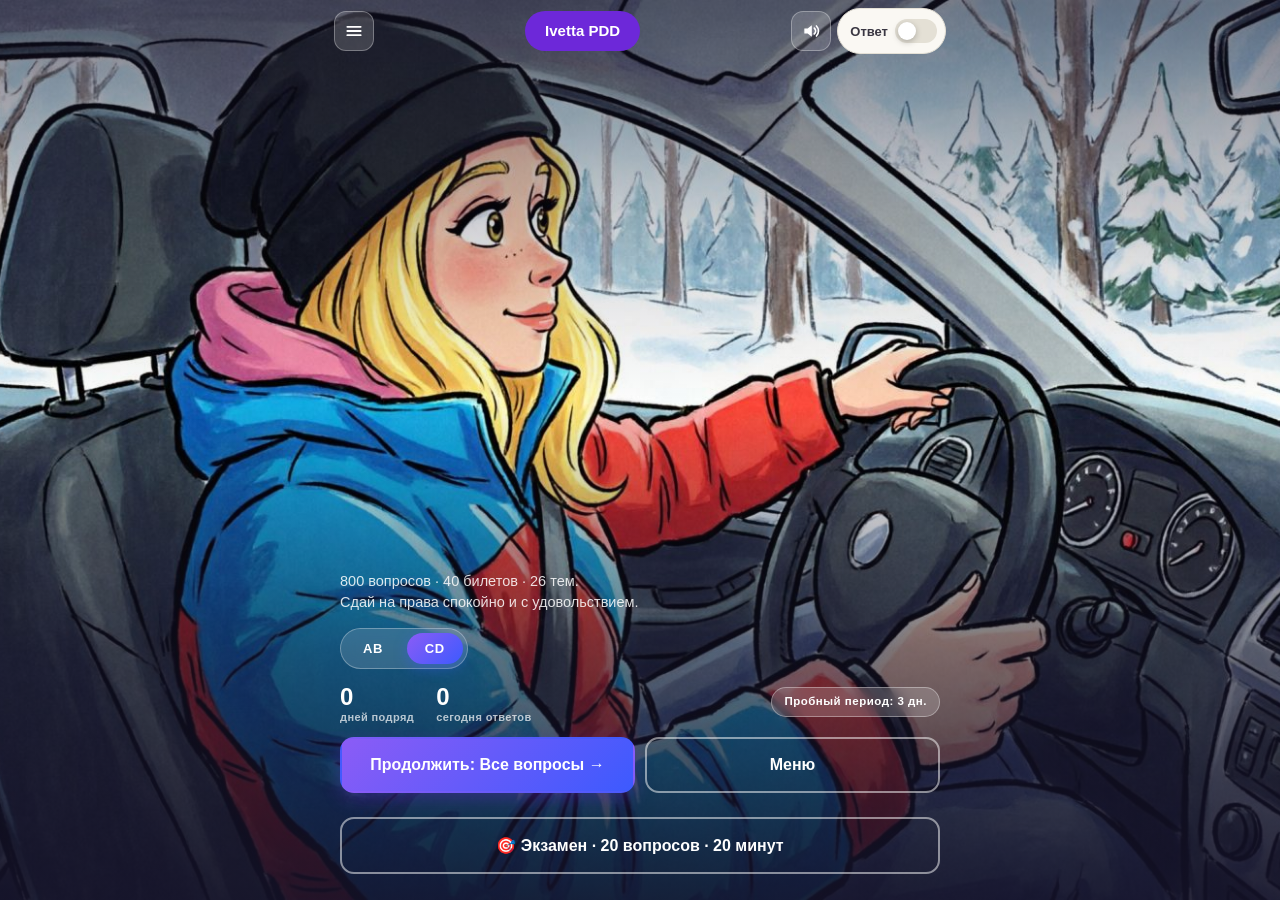
<file: index.html>
<!DOCTYPE html>
<html lang="ru">
<head>
<meta charset="UTF-8">
<meta name="viewport" content="width=device-width, initial-scale=1.0, viewport-fit=cover">
<meta name="theme-color" content="#F4F2EC">
<meta name="mobile-web-app-capable" content="yes">
<meta name="apple-mobile-web-app-capable" content="yes">
<meta name="apple-mobile-web-app-status-bar-style" content="default">
<meta name="apple-mobile-web-app-title" content="Ivetta PDD">
<meta name="description" content="Ivetta PDD — тренажёр ПДД категории CD: 800 вопросов, 40 билетов, 26 тем, прогресс и пояснения.">
<title>Ivetta PDD</title>
<link rel="manifest" href="./manifest.json">
<link rel="icon" type="image/svg+xml" href="./icon.svg">
<link rel="apple-touch-icon" href="./apple-touch-icon.png">
<link rel="icon" type="image/png" sizes="192x192" href="./icon-192.png">
<link rel="stylesheet" href="./style.css">
</head>
<body data-view="home">
<div class="bg" aria-hidden="true">
  <div class="bg-glow g1"></div><div class="bg-glow g2"></div><div class="bg-glow g3"></div>
  <div class="bg-grain"></div>
</div>
<header class="appbar">
  <div class="appbar-main">
    <button class="icon-btn" id="menuBtn" aria-label="Меню">
      <svg viewBox="0 0 24 24" aria-hidden="true"><path d="M4 7h16M4 12h16M4 17h16" stroke="currentColor" stroke-width="2.2" stroke-linecap="round"/></svg>
    </button>
    <div class="brand-wrap"><button class="brand-chip" id="logoBtn" aria-label="На главную">Ivetta PDD</button></div>
    <button class="icon-btn" id="soundBtn" aria-label="Звук">
      <svg viewBox="0 0 24 24" class="ic-on"><path d="M4 9v6h4l5 4V5L8 9H4z" fill="currentColor"/><path d="M16 8.5a5 5 0 0 1 0 7M18.5 6a8.5 8.5 0 0 1 0 12" stroke="currentColor" stroke-width="2" fill="none" stroke-linecap="round"/></svg>
      <svg viewBox="0 0 24 24" class="ic-off" hidden><path d="M4 9v6h4l5 4V5L8 9H4z" fill="currentColor"/><path d="M16 9l6 6M22 9l-6 6" stroke="currentColor" stroke-width="2.6" stroke-linecap="round"/></svg>
    </button>
    <label class="switch" id="answerSwitch" title="Показывать правильный ответ">
      <input type="checkbox" id="showAnswer">
      <span class="track"><span class="knob"></span></span>
      <span class="switch-label">Ответ</span>
      <span class="lock" id="switchLock" hidden>🔒</span>
    </label>
  </div>
  <div class="appbar-mid" id="appbarMid" hidden>
    <div class="appbar-titles"><span id="sectionTitle">Билет 1 · Все вопросы · 1 / 800</span><button class="chip" id="catChip" aria-label="Категория">CD</button></div>
    <div class="answered-row"><span class="chip" id="answeredChip" aria-live="polite">Отвечено 0 / 800</span></div>
  </div>
</header>
<main id="stage">
  <section id="homeView" class="home">
    <div class="home-media">
      <img id="homeImg" src="./home.jpg" alt="Иветта за рулём зимой">
      <svg class="home-fallback" id="homeFallback" viewBox="0 0 800 1200" preserveAspectRatio="xMidYMid slice" hidden>
        <defs><linearGradient id="sky" x1="0" y1="0" x2="0" y2="1"><stop offset="0" stop-color="#2B3A8F"/><stop offset=".55" stop-color="#7C6BD9"/><stop offset="1" stop-color="#F4F2EC"/></linearGradient></defs>
        <rect width="800" height="1200" fill="url(#sky)"/>
        <g fill="#1B2A6B" opacity=".55"><path d="M120 620l60-160 60 160z"/><path d="M600 640l70-200 70 200z"/><path d="M380 600l50-140 50 140z"/></g>
        <g fill="#fff" opacity=".9"><path d="M120 500l60-40 60 40-60 26z"/><path d="M600 500l70-46 70 46-70 30z"/></g>
        <path d="M0 760h800v440H0z" fill="#E9E6DD"/>
        <path d="M330 760h140l180 440H150z" fill="#3A3F55"/>
        <g fill="#F59E0B"><rect x="392" y="800" width="16" height="60" rx="8"/><rect x="386" y="920" width="20" height="80" rx="10"/><rect x="378" y="1060" width="26" height="110" rx="13"/></g>
      </svg>
      <div class="home-scrim"></div>
    </div>
    <div class="home-hero"><h1 class="home-title">Ivetta <span class="home-title-chip">PDD</span></h1></div>
    <div class="home-content">
      <p class="home-sub" id="homeSub">800 вопросов · 40 билетов · 26 тем.<br>Сдай на права спокойно и с удовольствием.</p>
      <div class="cat-switch" id="catSwitch"><button data-cat="AB">AB</button><button data-cat="CD">CD</button></div>
      <div class="home-row">
        <div class="home-stats">
          <div><b id="homeStreak">0</b><small>дней подряд</small></div>
          <div><b id="homeToday">0</b><small>сегодня ответов</small></div>
        </div>
        <span class="home-chip" id="homeChip">Пробный период</span>
      </div>
      <div class="home-actions">
        <button class="nav-btn primary big" id="homeContinueBtn">Продолжить обучение →</button>
        <button class="nav-btn ghost big light" id="homeMenuBtn">Меню</button>
      </div>
      <button class="nav-btn ghost big light exam-entry" id="homeExamBtn">🎯 Экзамен · 20 вопросов · 20 минут</button>
      <button class="nav-btn ghost big light exam-entry" id="installBtn" hidden>📲 Установить приложение</button>
    </div>
  </section>
  <section id="quizView" hidden>
    <div class="exam-hud" id="examHud" hidden><span class="exam-timer" id="examTime">20:00</span><span class="exam-dots" id="examDots"></span><span class="exam-left" id="examLeft"></span><button class="exam-end" id="examEnd">Завершить</button><div class="exam-board" id="examBoard"></div></div>
    <article class="card" id="card">
      <div class="q-top"><span class="chip" id="qChip">Билет 1</span><span class="question-progress" id="questionProgress" aria-hidden="true"></span></div>
      <h1 id="questionText">Загрузка…</h1>
      <figure id="imageWrap" hidden><img id="questionImage" alt="Иллюстрация"><figcaption>Нажми, чтобы увеличить</figcaption></figure>
      <div id="answers" role="list"></div>
      <div class="auto-bar" id="autoBar"></div>
    </article>
    <div class="navbar">
      <button class="nav-btn" id="prevBtn">← Назад</button>
      <button class="nav-btn primary" id="nextBtn">Далее →</button>
    </div>
  </section>
  <section id="progressView" hidden>
    <div class="card screen-card">
      <div class="screen-head"><h2>📈 Прогресс</h2><div class="range-toggle"><button id="pgRange7" class="range-btn">7 дн</button><button id="pgRange14" class="range-btn active">14 дн</button></div></div>
      <div class="pg-today">
        <div class="pg-cell"><b id="pgToday">0</b><small>ответов сегодня</small></div>
        <div class="pg-cell"><b id="pgCorrect">0</b><small>верных</small></div>
        <div class="pg-cell"><b id="pgAcc">—</b><small>точность</small></div>
        <div class="pg-cell flame"><b id="pgStreak">0</b><small>дней подряд 🔥</small></div>
      </div>
      <div class="pg-chart" id="pgChart"></div>
      <div class="pg-totals">
        <div><small>Всего ответов</small><b id="pgTotal">0</b></div>
        <div><small>Освоено вопросов</small><b id="pgMastered">0 / 800</b></div>
        <div><small>В работе над ошибками</small><b id="pgMistakes">0</b></div>
        <div><small>К повторению сегодня</small><b id="pgDue">0</b></div>
        <div><small>Экзамены сдано / попыток</small><b id="pgExams">0 / 0</b></div>
        <div class="pg-exam-list" id="pgExamList"></div>
      </div>
    </div>
  </section>
  <section id="infoView" hidden>
    <div class="card screen-card">
      <div class="screen-head"><h2>✨ Кнопка «Ответ»</h2><span class="home-chip" id="infoChip"></span></div>
      <p class="info-lead">Видеть правильный ответ <b>до</b> того, как ошибёшься, — самый быстрый способ учить ПДД. Мозг запоминает верный паттерн сразу, без закрепления ошибки.</p>
      <ul class="benefits">
        <li><b>Мгновенная подсветка</b> верного варианта в каждом из 800 вопросов.</li>
        <li><b>Учёба без страха:</b> проходи билеты как тренажёр, а не как экзамен.</li>
        <li><b>Синергия с ошибками:</b> сначала разбираешь с подсказкой, потом закрепляешь без неё.</li>
        <li><b>Экономия времени:</b> меньше повторных прогонов — быстрее готовность к экзамену.</li>
        <li><b>Пожизненно:</b> одна оплата 399 ₽ — доступ навсегда, без подписок.</li>
      </ul>
      <div class="price-card">
        <div class="price-row"><span class="price">399 ₽</span><span class="price-note">разово · пожизненный доступ</span></div>
        <p class="trial-line" id="infoTrialLine"></p>
      </div>
      <div id="payBlock">
        <div class="pay-head"><b>Оплата картой</b><span class="test-badge" id="payBadge">тестовый режим</span></div>
        <form id="payForm" novalidate>
          <label class="field"><span>Номер карты</span>
            <input id="cardNumber" inputmode="numeric" autocomplete="cc-number" placeholder="0000 0000 0000 0000" maxlength="19">
            <small class="err" id="errNumber"></small>
          </label>
          <div class="field-row">
            <label class="field"><span>Срок</span><input id="cardExp" inputmode="numeric" autocomplete="cc-exp" placeholder="ММ/ГГ" maxlength="5"><small class="err" id="errExp"></small></label>
            <label class="field"><span>CVC</span><input id="cardCvc" inputmode="numeric" autocomplete="cc-csc" placeholder="•••" maxlength="4" type="password"><small class="err" id="errCvc"></small></label>
          </div>
          <div class="pay-error" id="payError" hidden></div>
          <button class="nav-btn primary big" id="payBtn" type="submit">Оплатить 399 ₽</button>
          <p class="pay-hint" id="payHint">Тестовые карты: 4111 1111 1111 1111 — успех; 4000 0000 0000 0002 — отказ.</p>
        </form>
        <button class="link-btn" id="restoreBtn">Восстановить покупку</button>
      </div>
      <div id="receiptPanel" hidden>
        <div class="receipt">
          <div class="rc-check">✓</div>
          <b>Доступ активен пожизненно</b>
          <div class="rc-row"><span>Лицензия</span><code id="rcKey"></code></div>
          <div class="rc-row"><span>Дата</span><span id="rcDate"></span></div>
          <div class="rc-row"><span>Сумма</span><span id="rcAmount"></span></div>
        </div>
      </div>
    </div>
  </section>
  <section id="examResultView" hidden>
    <div class="card done-card"><div class="done-badge" id="exBadge">🏆</div><h2 id="exTitle"></h2><p id="exStats"></p><div class="ex-review" id="exReview"></div><div class="done-actions"><button class="nav-btn primary" id="exAgain">↺ Ещё раз</button><button class="nav-btn ghost" id="exMenu">Меню</button></div></div>
  </section>
  <section id="doneView" hidden>
    <div class="card done-card"><div class="done-badge">🏁</div><h2 id="doneTitle"></h2><p id="doneStats"></p>
      <div class="done-actions"><button class="nav-btn" id="repeatBtn">↺ Повторить</button><button class="nav-btn primary" id="nextSectionBtn">Дальше →</button><button class="nav-btn ghost" id="doneMenuBtn">Меню</button></div>
    </div>
  </section>
  <section id="emptyView" hidden>
    <div class="card done-card"><div class="done-badge">🗂️</div><h2>Здесь пока пусто</h2><p id="emptyText"></p>
      <div class="done-actions"><button class="nav-btn" id="emptyRetryBtn" hidden>↺ Повторить</button><button class="nav-btn primary" id="emptyMenuBtn">В меню</button></div>
    </div>
  </section>
</main>
<div class="scrim" id="scrim" hidden></div>
<div class="sheet" id="menuSheet" hidden role="dialog" aria-label="Меню">
  <div class="sheet-head"><h2>Меню</h2><button class="icon-btn close" data-close>✕</button></div>
  <nav class="menu-list">
    <button class="menu-item" data-nav="home"><span class="mi-ic">🏠</span><span class="mi-body"><b>Главная</b><small>экран приветствия</small></span></button>
    <button class="menu-item" data-nav="all"><span class="mi-ic">📚</span><span class="mi-body"><b>Все вопросы</b><small>800 подряд</small></span><span class="mi-badge" id="badgeAll"></span></button>
    <button class="menu-item" data-nav="ticket"><span class="mi-ic">🎫</span><span class="mi-body"><b>Билеты</b><small>40 билетов</small></span><span class="mi-badge" id="badgeTicket"></span></button>
    <button class="menu-item" data-nav="topic"><span class="mi-ic">📂</span><span class="mi-body"><b>Темы</b><small>26 разделов</small></span><span class="mi-badge" id="badgeTopic"></span></button>
    <button class="menu-item" data-nav="mistakes"><span class="mi-ic">❌</span><span class="mi-body"><b>Ошибки</b><small>работа над ошибками</small></span><span class="mi-badge" id="badgeMistakes"></span></button>
    <button class="menu-item" data-nav="exam"><span class="mi-ic">🎯</span><span class="mi-body"><b>Экзамен</b><small>20 вопросов · 20 минут · 2 ошибки</small></span><span class="mi-badge" id="badgeExam"></span></button>
    <button class="menu-item" data-nav="review"><span class="mi-ic">🧠</span><span class="mi-body"><b>Повторение</b><small>умный интервальный повтор</small></span><span class="mi-badge" id="badgeReview"></span></button>
    <button class="menu-item" data-nav="cat"><span class="mi-ic">🚗</span><span class="mi-body"><b>Категория</b><small>AB или CD</small></span><span class="mi-badge" id="badgeCat"></span></button>
    <div class="menu-divider"></div>
    <button class="menu-item" data-nav="progress"><span class="mi-ic">📈</span><span class="mi-body"><b>Прогресс</b><small>ежедневная статистика</small></span><span class="mi-badge" id="badgeProgress"></span></button>
    <button class="menu-item" data-nav="info"><span class="mi-ic">✨</span><span class="mi-body"><b>Информация</b><small>о кнопке «Ответ» и оплата</small></span><span class="mi-badge" id="badgeInfo"></span></button>
  </nav>
  <div class="sheet-settings">
    </div>
  <input type="checkbox" id="autoAdvance" checked hidden>
        <button id="resetSectionBtn" hidden></button>
        <div class="sheet-foot">Елена Грюнберг<br>karusel-znaniy</div>
</div>
<div class="sheet" id="ticketSheet" hidden role="dialog"><div class="sheet-head"><h2>Выбери билет</h2><button class="icon-btn close" data-close>✕</button></div><div class="ticket-grid" id="ticketGrid"></div></div>
<div class="sheet" id="topicSheet" hidden role="dialog"><div class="sheet-head"><h2>Выбери тему</h2><button class="icon-btn close" data-close>✕</button></div><div class="topic-list" id="topicList"></div></div>
<div class="sheet" id="catSheet" hidden role="dialog"><div class="sheet-head"><h2>Категория</h2><button class="icon-btn close" data-close>✕</button></div><div class="menu-list"><button class="menu-item" data-catpick="AB"><span class="mi-ic">🏍️</span><span class="mi-body"><b>AB</b><small>мотоциклы и легковые</small></span></button><button class="menu-item" data-catpick="CD"><span class="mi-ic">🚚</span><span class="mi-body"><b>CD</b><small>грузовые и автобусы</small></span></button></div></div>
<div class="lightbox" id="lightbox" hidden><img id="lightboxImg" alt=""></div>
<canvas id="confetti"></canvas>
<div class="toast" id="toast" role="status"></div>
<script src="./pay-config.js"></script>
<script src="./payments.js"></script>
<script src="./app.js"></script>
<p style="text-align:center;font-size:12px;opacity:.7"><a href="./privacy.html">Политика конфиденциальности</a></p></body>
</html>
</file>
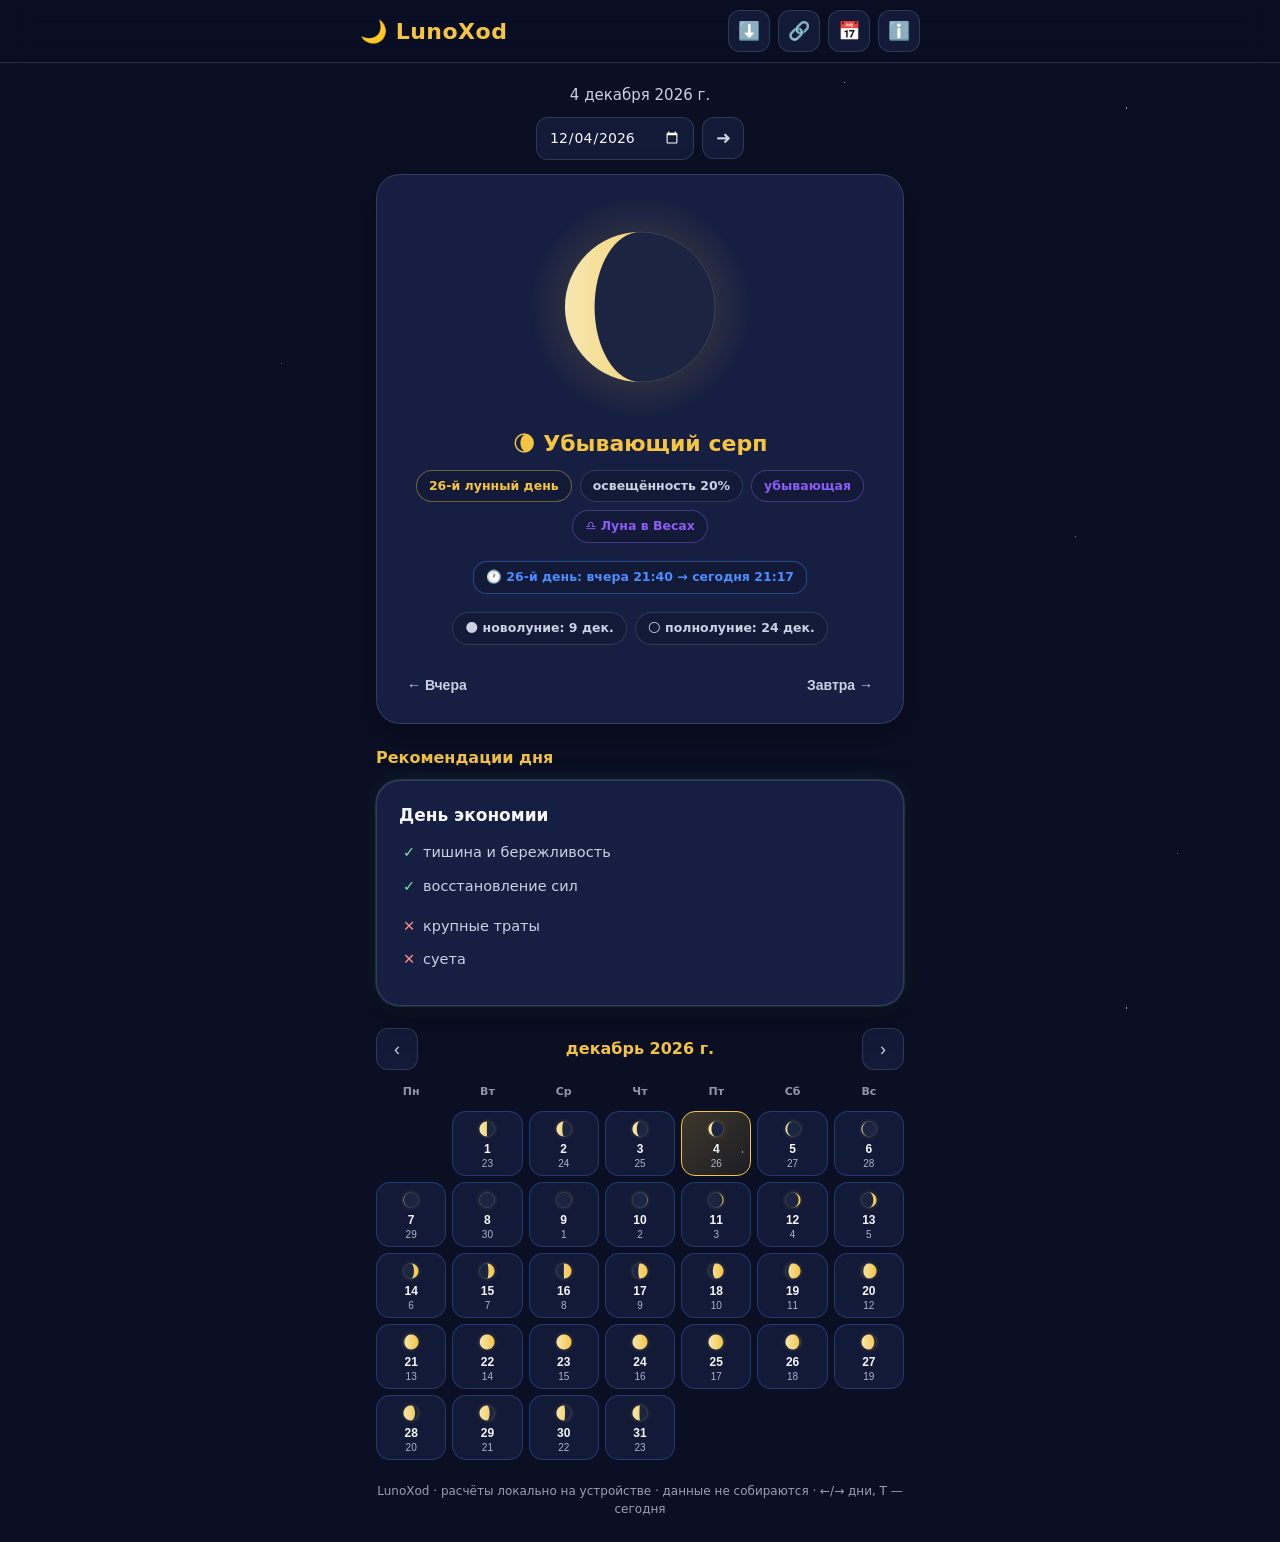
<file: lunoxod/index.html>
<!doctype html>
<html lang="ru">
<head>
<meta charset="utf-8">
<meta name="viewport" content="width=device-width, initial-scale=1, viewport-fit=cover">
<title>LunoXod — лунный календарь</title>
<meta name="description" content="Лунный календарь LunoXod: фазы Луны, лунные дни и их границы, Луна в знаке, рекомендации, месячный календарь, ближайшие новолуния и полнолуния. Офлайн, без сбора данных.">
<meta name="theme-color" content="#0A0F24">
<link rel="manifest" href="./manifest.json">
<link rel="icon" href="./icon.svg" type="image/svg+xml">
<style>
:root{--navy:#0A0F24;--deep:#121A38;--card:#161F42;--gold:#F5C542;--amber:#E8A23D;--blue:#4C8DFF;--violet:#8B5CF6;--green:#7EE2A8;--red:#FF8A8A;--silver:#C9D1E3;--white:#F4F6FB;--line:rgba(201,209,227,.16);--r:24px;--par:0px}
*{box-sizing:border-box;margin:0;padding:0}
html{scrollbar-color:var(--gold) var(--navy);scrollbar-width:thin}
::-webkit-scrollbar{width:10px;height:10px}
::-webkit-scrollbar-track{background:var(--navy)}
::-webkit-scrollbar-thumb{background:linear-gradient(180deg,var(--gold),var(--amber));border-radius:8px;border:2px solid var(--navy)}
::-webkit-scrollbar-thumb:hover{background:linear-gradient(180deg,#ffe08a,var(--gold))}
html,body{height:100%}
body{background:var(--navy);color:var(--white);font:16px/1.5 "Segoe UI",system-ui,sans-serif;-webkit-font-smoothing:antialiased;overflow-x:hidden;
background-image:radial-gradient(1px 1px at 12% 18%,rgba(244,246,251,.7) 50%,transparent 51%),radial-gradient(1px 1px at 32% 64%,rgba(244,246,251,.5) 50%,transparent 51%),radial-gradient(1.5px 1.5px at 58% 28%,rgba(244,246,251,.65) 50%,transparent 51%),radial-gradient(1px 1px at 76% 72%,rgba(244,246,251,.45) 50%,transparent 51%),radial-gradient(1.5px 1.5px at 88% 12%,rgba(244,246,251,.6) 50%,transparent 51%),radial-gradient(1px 1px at 44% 88%,rgba(244,246,251,.4) 50%,transparent 51%)}
body::before{content:"";position:fixed;inset:-10% 0;pointer-events:none;z-index:0;background:radial-gradient(1.5px 1.5px at 22% 42%,rgba(245,197,66,.5) 50%,transparent 51%),radial-gradient(1px 1px at 66% 16%,rgba(244,246,251,.6) 50%,transparent 51%),radial-gradient(1px 1px at 84% 58%,rgba(244,246,251,.5) 50%,transparent 51%);animation:twinkle 7s ease-in-out infinite alternate;transform:translateY(calc(var(--par) * -0.05))}
body::after{content:"";position:fixed;inset:-20% 0;pointer-events:none;z-index:0;background:radial-gradient(1px 1px at 8% 70%,rgba(76,141,255,.45) 50%,transparent 51%),radial-gradient(1.5px 1.5px at 48% 30%,rgba(139,92,246,.4) 50%,transparent 51%),radial-gradient(1px 1px at 92% 82%,rgba(244,246,251,.4) 50%,transparent 51%);transform:translateY(calc(var(--par) * -0.12))}
@keyframes twinkle{from{opacity:.25}to{opacity:.9}}
header{position:fixed;top:0;left:0;right:0;z-index:40;display:flex;align-items:center;gap:8px;padding:calc(10px + env(safe-area-inset-top)) 16px 10px;background:rgba(10,15,36,.72);backdrop-filter:blur(14px);-webkit-backdrop-filter:blur(14px);border-bottom:1px solid var(--line)}
header .inner{max-width:560px;margin:0 auto;width:100%;display:flex;align-items:center;gap:8px}
header .logo{font-size:22px;font-weight:800;color:var(--gold);letter-spacing:.5px;white-space:nowrap}
header .sp{flex:1}
.icon-btn{width:42px;height:42px;flex:0 0 auto;border-radius:12px;border:1px solid var(--line);background:var(--deep);color:var(--silver);font-size:18px;cursor:pointer;transition:transform .15s,border-color .15s,color .15s}
.icon-btn:hover{transform:translateY(-1px);border-color:var(--gold);color:var(--gold)}
.wrap{max-width:560px;margin:0 auto;padding:calc(84px + env(safe-area-inset-top)) 16px calc(24px + env(safe-area-inset-bottom));position:relative;z-index:1}
.date{text-align:center;color:var(--silver);font-size:15px;margin-bottom:10px;animation:rise .5s .05s ease both}
.jump{display:flex;gap:8px;justify-content:center;align-items:center;margin:0 0 14px;animation:rise .5s .08s ease both}
.jump input{background:var(--deep);border:1px solid var(--line);color:var(--white);border-radius:12px;padding:9px 12px;font:inherit;font-size:14px;color-scheme:dark;transition:border-color .15s}
.jump input:focus{outline:none;border-color:var(--gold)}
.card{background:var(--card);border:1px solid var(--line);border-radius:var(--r);padding:22px;box-shadow:0 12px 32px rgba(0,0,0,.35);animation:rise .55s .1s ease both}
@keyframes rise{from{opacity:0;transform:translateY(14px)}to{opacity:1;transform:none}}
.moon-box{display:flex;flex-direction:column;align-items:center;gap:10px}
#moon{width:220px;height:220px;animation:breathe 6s ease-in-out infinite}
@keyframes breathe{0%,100%{filter:drop-shadow(0 0 10px rgba(245,197,66,.18))}50%{filter:drop-shadow(0 0 22px rgba(245,197,66,.38))}}
.phase{font-size:22px;font-weight:800;color:var(--gold);text-align:center}
.chips{display:flex;gap:8px;flex-wrap:wrap;justify-content:center}
.chip{padding:6px 12px;border-radius:999px;background:var(--deep);border:1px solid var(--line);color:var(--silver);font-size:12.5px;font-weight:700}
.chip.gold{color:var(--gold);border-color:rgba(245,197,66,.4)}
.chip.blue{color:var(--blue);border-color:rgba(76,141,255,.4)}
.chip.violet{color:var(--violet);border-color:rgba(139,92,246,.4)}
.chip.off{color:var(--amber);border-color:rgba(232,162,61,.45)}
#daySpanChip{border-radius:14px}
.nav{display:flex;justify-content:space-between;align-items:center;margin-top:14px;width:100%}
.nav button{background:none;border:none;color:var(--silver);font-size:14px;font-weight:700;cursor:pointer;padding:8px;transition:color .15s}
.nav button.today{color:var(--gold)}
.nav button:hover{color:var(--gold)}
h2{font-size:16px;color:var(--gold);margin:22px 0 10px;font-weight:800}
.rec,.cal,.cal-head{opacity:0;transform:translateY(18px);transition:opacity .6s ease,transform .6s ease,box-shadow .6s ease}
.rec.in,.cal.in,.cal-head.in{opacity:1;transform:none}
.rec.in{box-shadow:0 12px 32px rgba(0,0,0,.35),0 0 0 1px rgba(126,226,168,.18),0 0 24px rgba(126,226,168,.10)}
.cal.in button{border-color:rgba(76,141,255,.28)}
.rec .t{font-weight:800;font-size:17px;margin-bottom:8px}
.rec ul{list-style:none;margin:6px 0}
.rec li{padding:6px 0 6px 24px;position:relative;color:var(--silver);font-size:14.5px}
.rec li.do::before{content:"✓";position:absolute;left:4px;color:var(--green)}
.rec li.avoid::before{content:"✕";position:absolute;left:4px;color:var(--red)}
.cal-head{display:flex;justify-content:space-between;align-items:center;gap:8px;margin:22px 0 10px;scroll-margin-top:96px}
.cal-head .m{font-weight:800;color:var(--gold);font-size:16px;flex:1;text-align:center}
.cal{display:grid;grid-template-columns:repeat(7,1fr);gap:6px}
.cal .wd{text-align:center;color:var(--silver);font-size:11px;font-weight:700;padding:4px 0;opacity:.7}
.cal button{background:var(--deep);border:1px solid var(--line);border-radius:14px;padding:6px 2px;display:flex;flex-direction:column;align-items:center;gap:2px;cursor:pointer;color:var(--white);transition:border-color .15s,transform .15s}
.cal button:hover{border-color:var(--gold);transform:translateY(-1px)}
.cal button .d{font-size:12px;font-weight:700}
.cal button .l{font-size:10px;color:var(--silver);opacity:.85}
.cal button.today{border-color:var(--gold)}
.cal button.sel{background:linear-gradient(135deg,rgba(245,197,66,.22),rgba(245,197,66,.08));border-color:var(--gold)}
.cal button.empty{background:none;border:none;cursor:default}
footer{margin-top:22px;text-align:center;color:var(--silver);font-size:12px;opacity:.75}
.toast{position:fixed;left:50%;bottom:calc(18px + env(safe-area-inset-bottom));transform:translateX(-50%) translateY(20px);background:var(--card);border:1px solid var(--gold);color:var(--gold);padding:10px 16px;border-radius:999px;font-size:13px;font-weight:700;opacity:0;pointer-events:none;transition:opacity .25s,transform .25s;z-index:50;max-width:92vw;text-align:center}
.toast.show{opacity:1;transform:translateX(-50%) translateY(0)}
dialog{background:var(--card);color:var(--white);border:1px solid var(--line);border-radius:var(--r);max-width:520px;width:calc(100% - 32px);padding:22px}
dialog::backdrop{background:rgba(4,8,20,.7);backdrop-filter:blur(6px)}
dialog h3{color:var(--gold);margin-bottom:10px}
dialog p{color:var(--silver);font-size:14px;margin:8px 0}
dialog .close{margin-top:14px;width:100%;padding:12px;border-radius:14px;border:none;background:linear-gradient(135deg,var(--gold),var(--amber));color:#1D1B26;font-weight:800;font-size:15px;cursor:pointer}
@media (max-width:400px){.icon-btn{width:36px;height:36px;font-size:15px}header .logo{font-size:18px}header .inner{gap:6px}header{padding-left:12px;padding-right:12px}.wrap{padding-left:12px;padding-right:12px}}
@media (prefers-reduced-motion:reduce){*{animation:none!important;transition:none!important}.rec,.cal,.cal-head{opacity:1;transform:none}}
</style>
</head>
<body>
<header><div class="inner"><span class="logo">🌙 LunoXod</span><span class="sp"></span><button class="icon-btn" id="exportBtn" aria-label="Скачать Луну в PNG" title="Скачать Луну в PNG">⬇️</button><button class="icon-btn" id="shareBtn" aria-label="Поделиться днём" title="Поделиться днём">🔗</button><button class="icon-btn" id="installBtn" aria-label="Установить приложение" title="Установить приложение" hidden>📲</button><button class="icon-btn" id="calBtn" aria-label="К календарю" title="К календарю">📅</button><button class="icon-btn" id="aboutBtn" aria-label="О приложении" title="О приложении">ℹ️</button></div></header>
<div class="wrap">
<div class="date" id="dateLabel"></div>
<div class="jump"><input type="date" id="dateInput" aria-label="Перейти к дате"><button class="icon-btn" id="jumpBtn" aria-label="Перейти к выбранной дате" title="Перейти">➜</button></div>
<div class="card moon-box">
<canvas id="moon" width="440" height="440" role="img"></canvas>
<div class="phase" id="phaseLabel"></div>
<div class="chips"><span class="chip gold" id="dayChip"></span><span class="chip" id="illumChip"></span><span class="chip" id="waxChip"></span><span class="chip violet" id="zodiacChip"></span></div>
<div class="chips" style="margin-top:8px"><span class="chip blue" id="daySpanChip"></span></div>
<div class="chips" style="margin-top:8px"><span class="chip" id="nextNew"></span><span class="chip" id="nextFull"></span><span class="chip off" id="offChip" hidden>офлайн-режим</span></div>
<div class="nav"><button id="prev">← Вчера</button><button id="today" class="today">• Сегодня •</button><button id="next">Завтра →</button></div>
</div>
<h2>Рекомендации дня</h2>
<div class="card rec" id="rec"></div>
<div class="cal-head" id="calHead"><button class="icon-btn" id="mPrev" aria-label="Предыдущий месяц" title="Предыдущий месяц">‹</button><span class="m" id="mLabel"></span><button class="icon-btn" id="monthHome" aria-label="К текущему месяцу" title="К текущему месяцу" hidden>•</button><button class="icon-btn" id="mNext" aria-label="Следующий месяц" title="Следующий месяц">›</button></div>
<div class="cal" id="cal"></div>
<footer>LunoXod · расчёты локально на устройстве · данные не собираются · ←/→ дни, T — сегодня</footer>
</div>
<div class="toast" id="toast"></div>
<dialog id="about"><h3>О приложении LunoXod</h3>
<p>Лунный календарь: фазы Луны, лунные дни и их границы, положение Луны в знаках зодиака, рекомендации и месячный календарь. Все расчёты выполняются локально на вашем устройстве по астрономическим формулам (Meeus).</p>
<p>Приложение не собирает, не хранит и не передаёт персональные данные. Интернет не требуется для основной функциональности. Сторонние аналитики и рекламные сети не используются.</p>
<p>Настройки хранятся локально и удаляются вместе с приложением. Контакты: skrypnik.vova@gmail.com</p>
<button class="close" id="aboutClose">Понятно</button></dialog>
<script>
'use strict';
const SYN = 29.530588861, D2R = Math.PI / 180;
const $ = id => document.getElementById(id);
function jd(d) { return d.getTime() / 86400000 + 2440587.5; }
function jdToDate(j) { return new Date((j - 2440587.5) * 86400000); }
function phaseJD(k, full) {
  const T = k / 1236.85;
  let JDE = 2451550.09766 + 29.530588861 * k + 0.00015437 * T * T - 0.000000150 * T ** 3 + 0.00000000073 * T ** 4;
  const M = (2.5534 + 29.10535670 * k - 0.0000014 * T * T - 0.00000011 * T ** 3) * D2R;
  const Mp = (201.5643 + 385.81693528 * k + 0.0107582 * T * T + 0.00001238 * T ** 3 - 0.000000058 * T ** 4) * D2R;
  const F = (160.7108 + 390.66732586 * k - 0.0016118 * T * T - 0.00000227 * T ** 3 + 0.000000011 * T ** 4) * D2R;
  const O = (124.7746 - 1.56375588 * k + 0.0020672 * T * T + 0.00000215 * T ** 3) * D2R;
  const E = 1 - 0.002516 * T - 0.0000074 * T * T;
  let c;
  if (!full) c = -0.40720 * Math.sin(Mp) + 0.17241 * E * Math.sin(M) + 0.01608 * Math.sin(2 * Mp) + 0.01039 * Math.sin(2 * F) + 0.00739 * E * Math.sin(Mp - M) - 0.00514 * E * Math.sin(Mp + M) + 0.00208 * E * E * Math.sin(2 * M) - 0.00111 * Math.sin(Mp - 2 * F) - 0.00057 * Math.sin(Mp + 2 * F) + 0.00056 * E * Math.sin(2 * Mp + M) - 0.00042 * Math.sin(3 * Mp) + 0.00042 * E * Math.sin(M + 2 * F) + 0.00038 * E * Math.sin(M - 2 * F) - 0.00024 * E * Math.sin(2 * Mp - M) - 0.00017 * Math.sin(O) - 0.00007 * Math.sin(Mp + 2 * M);
  else c = -0.40614 * Math.sin(Mp) + 0.17302 * E * Math.sin(M) + 0.01614 * Math.sin(2 * Mp) + 0.01043 * Math.sin(2 * F) + 0.00734 * E * Math.sin(Mp - M) - 0.00515 * E * Math.sin(Mp + M) + 0.00209 * E * E * Math.sin(2 * M) - 0.00111 * Math.sin(Mp - 2 * F) - 0.00057 * Math.sin(Mp + 2 * F) + 0.00056 * E * Math.sin(2 * Mp + M) - 0.00042 * Math.sin(3 * Mp) + 0.00042 * E * Math.sin(M + 2 * F) + 0.00038 * E * Math.sin(M - 2 * F) - 0.00024 * E * Math.sin(2 * Mp - M) - 0.00017 * Math.sin(O) - 0.00007 * Math.sin(Mp + 2 * M) + 0.00004 * Math.sin(2 * Mp - 2 * F) + 0.00004 * Math.sin(3 * M) + 0.00003 * Math.sin(Mp + M - 2 * F) + 0.00003 * Math.sin(2 * Mp + 2 * F) - 0.00003 * Math.sin(Mp + M + 2 * F) + 0.00003 * Math.sin(Mp - M + 2 * F) - 0.00002 * Math.sin(Mp - M - 2 * F) - 0.00002 * Math.sin(3 * Mp + M) + 0.00002 * Math.sin(4 * Mp);
  const A = 0.000325 * Math.sin((299.77 + 0.107408 * k - 0.009173 * T * T) * D2R) + 0.000165 * Math.sin((251.88 + 0.016321 * k) * D2R) + 0.000164 * Math.sin((251.83 + 26.651886 * k) * D2R) + 0.000126 * Math.sin((349.42 + 36.412478 * k) * D2R) + 0.000110 * Math.sin((84.66 + 18.206239 * k) * D2R);
  return JDE + c + A;
}
function moonLon(j) {
  const T = (j - 2451545.0) / 36525;
  const Lp = 218.3164477 + 481267.88123421 * T - 0.0015786 * T * T + T ** 3 / 538841 - T ** 4 / 65194000;
  const D = (297.8501921 + 445267.1114034 * T - 0.0018819 * T * T + T ** 3 / 545868 - T ** 4 / 113065000) * D2R;
  const M = (357.5291092 + 35999.0502909 * T - 0.0001536 * T * T + T ** 3 / 24490000) * D2R;
  const Mp = (134.9633964 + 477198.8675055 * T + 0.0087414 * T * T + T ** 3 / 69699 - T ** 4 / 14712000) * D2R;
  const F = (93.2720950 + 483202.0175233 * T - 0.0036539 * T * T - T ** 3 / 3526000 + T ** 4 / 863310000) * D2R;
  let lon = Lp + 6.288774 * Math.sin(Mp) + 1.274027 * Math.sin(2 * D - Mp) + 0.658314 * Math.sin(2 * D) + 0.213618 * Math.sin(2 * Mp) - 0.185116 * Math.sin(M) - 0.114332 * Math.sin(2 * F) + 0.058793 * Math.sin(2 * D - 2 * Mp) + 0.057066 * Math.sin(2 * D - M - Mp) + 0.053322 * Math.sin(2 * D + Mp) + 0.045758 * Math.sin(2 * D - M) - 0.040923 * Math.sin(M - Mp) - 0.034720 * Math.sin(D) - 0.030383 * Math.sin(M + Mp) + 0.015327 * Math.sin(2 * D - 2 * F) - 0.012528 * Math.sin(Mp + 2 * F) + 0.010980 * Math.sin(Mp - 2 * F) + 0.010675 * Math.sin(4 * D - Mp) + 0.010034 * Math.sin(3 * Mp) + 0.008548 * Math.sin(4 * D - 2 * Mp) - 0.007888 * Math.sin(2 * D + M - Mp) - 0.006766 * Math.sin(2 * D + M) - 0.005163 * Math.sin(D - Mp) + 0.004987 * Math.sin(D + M) + 0.004036 * Math.sin(2 * D - M + Mp);
  return ((lon % 360) + 360) % 360;
}
const ZODIAC = [['♈','Овне'],['♉','Тельце'],['♊','Близнецах'],['♋','Раке'],['♌','Льве'],['♍','Деве'],['♎','Весах'],['♏','Скорпионе'],['♐','Стрельце'],['♑','Козероге'],['♒','Водолее'],['♓','Рыбах']];
function lunar(date) {
  const noon = new Date(date.getFullYear(), date.getMonth(), date.getDate(), 12, 0, 0);
  const j = jd(noon);
  let k = Math.floor((j - 2451550.09766) / SYN);
  let nm = phaseJD(k, false);
  if (nm > j) { k -= 1; nm = phaseJD(k, false); }
  const age = j - nm;
  const illum = (1 - Math.cos(2 * Math.PI * age / SYN)) / 2;
  const waxing = age < SYN / 2;
  const day = Math.floor(age) + 1;
  let phase;
  if (age < 1.0 || age > 28.5) phase = ['🌑', 'Новолуние'];
  else if (age < 6.38) phase = ['🌒', 'Растущий серп'];
  else if (age < 8.38) phase = ['🌓', 'Первая четверть'];
  else if (age < 13.77) phase = ['🌔', 'Растущая Луна'];
  else if (age < 15.77) phase = ['🌕', 'Полнолуние'];
  else if (age < 21.15) phase = ['🌖', 'Убывающая Луна'];
  else if (age < 23.15) phase = ['🌗', 'Последняя четверть'];
  else phase = ['🌘', 'Убывающий серп'];
  const lon = moonLon(j);
  return { age, illum, waxing, day, phase, j, k, nm, lon, sign: Math.floor(lon / 30) };
}
function nextEvents(L) {
  let nn = null, nf = null;
  for (let i = 0; i < 3 && (!nn || !nf); i++) {
    const a = phaseJD(L.k + i, false); if (!nn && a > L.j) nn = a;
    const b = phaseJD(L.k + i + 0.5, true); if (!nf && b > L.j) nf = b;
  }
  return { nn, nf };
}
function drawMoon(cv, L, R) {
  const ctx = cv.getContext('2d'), w = cv.width, h = cv.height, cx = w / 2, cy = h / 2;
  ctx.clearRect(0, 0, w, h);
  const g = ctx.createRadialGradient(cx, cy, R * .6, cx, cy, R * 1.5);
  g.addColorStop(0, 'rgba(245,197,66,.16)'); g.addColorStop(1, 'rgba(245,197,66,0)');
  ctx.fillStyle = g; ctx.fillRect(0, 0, w, h);
  ctx.beginPath(); ctx.arc(cx, cy, R, 0, 7); ctx.fillStyle = '#1b2440'; ctx.fill();
  ctx.strokeStyle = 'rgba(201,209,227,.25)'; ctx.lineWidth = 1; ctx.stroke();
  const c = Math.cos(2 * Math.PI * L.age / SYN);
  ctx.save(); ctx.translate(cx, cy); ctx.beginPath();
  if (L.waxing) { ctx.arc(0, 0, R, -Math.PI / 2, Math.PI / 2, false); ctx.ellipse(0, 0, R * Math.abs(c), R, 0, Math.PI / 2, -Math.PI / 2, c > 0); }
  else { ctx.arc(0, 0, R, -Math.PI / 2, Math.PI / 2, true); ctx.ellipse(0, 0, R * Math.abs(c), R, 0, Math.PI / 2, -Math.PI / 2, c <= 0); }
  ctx.closePath();
  const lg = ctx.createLinearGradient(-R, 0, R, 0); lg.addColorStop(0, '#f6e7b2'); lg.addColorStop(1, '#f5c542');
  ctx.fillStyle = lg; ctx.fill(); ctx.restore();
}
const REC = [
{t:'День планирования',d:['планировать месяц и цели','записывать намерения'],a:['начинать крупные дела','стричься']},
{t:'День активности',d:['начинать новое','физическая нагрузка'],a:['переедать','конфликтовать']},
{t:'День движения',d:['спорт и прогулки','действовать решительно'],a:['лениться','откладывать дела']},
{t:'День выбора',d:['взвешивать решения','партнёрские разговоры'],a:['спешить с выводами','азартные траты']},
{t:'День умеренности',d:['лёгкое питание','режим и баланс'],a:['переедание','тяжёлая пища']},
{t:'День дыхания',d:['прогулки на воздухе','дыхательные практики'],a:['душные помещения','пассивность']},
{t:'День слова',d:['общение и переговоры','учёба и чтение'],a:['пустые споры','резкие слова']},
{t:'День отдыха',d:['спокойный темп','очищение и порядок'],a:['перегрузки','стресс']},
{t:'День защиты',d:['осторожность в делах','проверка деталей'],a:['риск и авантюры','дальние поездки']},
{t:'День дома',d:['семья и уют','домашние дела'],a:['конфликты','суета']},
{t:'День энергии',d:['спорт и активность','смелые начинания'],a:['переутомление','переедание']},
{t:'День помощи',d:['милосердие и поддержка','добрые дела'],a:['эгоизм','жадность']},
{t:'День обновления',d:['обучение и новые идеи','омоложение и уход'],a:['застой','тяжёлая пища']},
{t:'День работы',d:['кропотливые задачи','наведение порядка'],a:['спешка','крупные риски']},
{t:'День полноты',d:['праздник и благодарность','умеренное застолье'],a:['переедание','тяжёлый труд']},
{t:'День тишины',d:['спокойствие и баланс','прогулки'],a:['суета','громкие споры']},
{t:'День творчества',d:['радость и вдохновение','творческие задачи'],a:['уныние','одиночество']},
{t:'День самоанализа',d:['рефлексия и дневник','честные выводы'],a:['самокритика в крайность','сплетни']},
{t:'День очищения',d:['уборка и расхламление','лёгкое питание'],a:['накопление хлама','тяжёлая еда']},
{t:'День завершения',d:['закрывать хвосты','доводить дела до конца'],a:['начинать новое','распыляться']},
{t:'День смелости',d:['стартовать проекты','проявлять инициативу'],a:['робость','пассивность']},
{t:'День знаний',d:['исследования и учёба','работа с информацией'],a:['поверхностность','спешка']},
{t:'День дисциплины',d:['режим и спорт','планирование'],a:['хаос','нарушение режима']},
{t:'День силы',d:['физический труд','выносливость'],a:['перегрузки без отдыха','лень']},
{t:'День интуиции',d:['сны и знаки','творческие озарения'],a:['игнорировать чувства','сухая логика везде']},
{t:'День экономии',d:['тишина и бережливость','восстановление сил'],a:['крупные траты','суета']},
{t:'День благодарности',d:['благодарить близких','подводить итоги'],a:['обиды','претензии']},
{t:'День подготовки',d:['планировать следующий цикл','мягкий уход за собой'],a:['резкие перемены','стрижка']},
{t:'День итога',d:['покой и завершение','прощение и отпускание'],a:['новые начинания','суета']},
{t:'День отпускания',d:['отдых и тишина','подготовка к новолунию'],a:['активные старты','перегрузки']}
];
const FMT = new Intl.DateTimeFormat('ru-RU', { day: 'numeric', month: 'long', year: 'numeric' });
const MFMT = new Intl.DateTimeFormat('ru-RU', { month: 'long', year: 'numeric' });
const SFMT = new Intl.DateTimeFormat('ru-RU', { day: 'numeric', month: 'short' });
const TFMT = new Intl.DateTimeFormat('ru-RU', { hour: '2-digit', minute: '2-digit' });
function iso(d) { return d.getFullYear() + '-' + String(d.getMonth() + 1).padStart(2, '0') + '-' + String(d.getDate()).padStart(2, '0'); }
function sameDay(a, b) { return a.getFullYear() === b.getFullYear() && a.getMonth() === b.getMonth() && a.getDate() === b.getDate(); }
function relLabel(d, ref) {
  if (sameDay(d, ref)) return 'сегодня ' + TFMT.format(d);
  const tom = new Date(ref.getFullYear(), ref.getMonth(), ref.getDate() + 1);
  if (sameDay(d, tom)) return 'завтра ' + TFMT.format(d);
  const yest = new Date(ref.getFullYear(), ref.getMonth(), ref.getDate() - 1);
  if (sameDay(d, yest)) return 'вчера ' + TFMT.format(d);
  return SFMT.format(d) + ' ' + TFMT.format(d);
}
let sel = new Date();
const qd = new URLSearchParams(location.search).get('d');
if (qd && /^\d{4}-\d{2}-\d{2}$/.test(qd)) { const p = qd.split('-'); const d = new Date(+p[0], +p[1] - 1, +p[2]); if (!isNaN(d)) sel = d; }
let view = new Date(sel.getFullYear(), sel.getMonth(), 1);
let toastTimer = null;
function toast(msg) { const t = $('toast'); t.textContent = msg; t.classList.add('show'); clearTimeout(toastTimer); toastTimer = setTimeout(() => t.classList.remove('show'), 2600); }
function render() {
  const L = lunar(sel);
  history.replaceState(null, '', '?d=' + iso(sel));
  $('dateLabel').textContent = FMT.format(sel);
  $('dateInput').value = iso(sel);
  drawMoon($('moon'), L, 150);
  $('moon').setAttribute('aria-label', L.phase[1] + ', освещённость ' + Math.round(L.illum * 100) + '%, ' + L.day + '-й лунный день, Луна в ' + ZODIAC[L.sign][1]);
  $('phaseLabel').textContent = L.phase[0] + ' ' + L.phase[1];
  $('dayChip').textContent = L.day + '-й лунный день';
  $('illumChip').textContent = 'освещённость ' + Math.round(L.illum * 100) + '%';
  const wc = $('waxChip'); wc.textContent = L.waxing ? 'растущая' : 'убывающая'; wc.className = 'chip ' + (L.waxing ? 'blue' : 'violet');
  $('zodiacChip').textContent = ZODIAC[L.sign][0] + ' Луна в ' + ZODIAC[L.sign][1];
  const s = jdToDate(L.nm + (L.day - 1) * SYN / 30), e = jdToDate(L.nm + L.day * SYN / 30);
  $('daySpanChip').textContent = '🕐 ' + L.day + '-й день: ' + relLabel(s, sel) + ' → ' + relLabel(e, sel);
  const ev = nextEvents(L);
  $('nextNew').textContent = '🌑 новолуние: ' + (ev.nn ? SFMT.format(jdToDate(ev.nn)) : '—');
  $('nextFull').textContent = '🌕 полнолуние: ' + (ev.nf ? SFMT.format(jdToDate(ev.nf)) : '—');
  $('today').style.visibility = sameDay(sel, new Date()) ? 'hidden' : 'visible';
  const now = new Date();
  $('monthHome').hidden = (view.getFullYear() === now.getFullYear() && view.getMonth() === now.getMonth());
  const r = REC[Math.min(L.day, 30) - 1];
  $('rec').innerHTML = '<div class="t">' + r.t + '</div><ul>' + r.d.map(x => '<li class="do">' + x + '</li>').join('') + '</ul><ul>' + r.a.map(x => '<li class="avoid">' + x + '</li>').join('') + '</ul>';
  renderCal();
}
function renderCal() {
  $('mLabel').textContent = MFMT.format(view);
  const cal = $('cal'); cal.innerHTML = '';
  ['Пн','Вт','Ср','Чт','Пт','Сб','Вс'].forEach(w => { const d = document.createElement('div'); d.className = 'wd'; d.textContent = w; cal.appendChild(d); });
  const first = new Date(view.getFullYear(), view.getMonth(), 1);
  const lead = (first.getDay() + 6) % 7;
  const days = new Date(view.getFullYear(), view.getMonth() + 1, 0).getDate();
  for (let i = 0; i < lead; i++) { const e = document.createElement('button'); e.className = 'empty'; e.disabled = true; e.tabIndex = -1; cal.appendChild(e); }
  for (let d = 1; d <= days; d++) {
    const date = new Date(view.getFullYear(), view.getMonth(), d);
    const L = lunar(date);
    const b = document.createElement('button');
    const label = FMT.format(date) + ', ' + L.day + '-й лунный день, ' + L.phase[1];
    b.setAttribute('aria-label', label); b.title = label;
    if (sameDay(date, new Date())) b.classList.add('today');
    if (sameDay(date, sel)) b.classList.add('sel');
    const cv = document.createElement('canvas'); cv.width = 44; cv.height = 44; cv.style.width = '22px'; cv.style.height = '22px';
    drawMoon(cv, L, 15);
    const dn = document.createElement('span'); dn.className = 'd'; dn.textContent = d;
    const ln = document.createElement('span'); ln.className = 'l'; ln.textContent = L.day;
    b.append(cv, dn, ln);
    b.addEventListener('click', () => { sel = date; render(); });
    cal.appendChild(b);
  }
}
function shift(n) { sel = new Date(sel.getFullYear(), sel.getMonth(), sel.getDate() + n); view = new Date(sel.getFullYear(), sel.getMonth(), 1); render(); }
function jumpTo(d) { if (isNaN(d)) { toast('Некорректная дата'); return; } sel = d; view = new Date(d.getFullYear(), d.getMonth(), 1); render(); }
$('prev').addEventListener('click', () => shift(-1));
$('next').addEventListener('click', () => shift(1));
$('today').addEventListener('click', () => jumpTo(new Date()));
$('jumpBtn').addEventListener('click', () => { const v = $('dateInput').value; if (!v) { toast('Выбери дату'); return; } const p = v.split('-'); jumpTo(new Date(+p[0], +p[1] - 1, +p[2])); });
$('dateInput').addEventListener('change', () => { const v = $('dateInput').value; if (!v) return; const p = v.split('-'); jumpTo(new Date(+p[0], +p[1] - 1, +p[2])); });
$('mPrev').addEventListener('click', () => { view = new Date(view.getFullYear(), view.getMonth() - 1, 1); renderCal(); const n = new Date(); $('monthHome').hidden = (view.getFullYear() === n.getFullYear() && view.getMonth() === n.getMonth()); });
$('mNext').addEventListener('click', () => { view = new Date(view.getFullYear(), view.getMonth() + 1, 1); renderCal(); const n = new Date(); $('monthHome').hidden = (view.getFullYear() === n.getFullYear() && view.getMonth() === n.getMonth()); });
$('monthHome').addEventListener('click', () => { const n = new Date(); view = new Date(n.getFullYear(), n.getMonth(), 1); renderCal(); $('monthHome').hidden = true; });
$('calBtn').addEventListener('click', () => $('calHead').scrollIntoView({ behavior: 'smooth' }));
$('aboutBtn').addEventListener('click', () => $('about').showModal());
$('aboutClose').addEventListener('click', () => $('about').close());
$('shareBtn').addEventListener('click', async () => {
  const url = location.origin + location.pathname + '?d=' + iso(sel);
  try { await navigator.clipboard.writeText(url); toast('Ссылка на день скопирована'); }
  catch (e) { prompt('Ссылка на день:', url); }
});
$('exportBtn').addEventListener('click', () => {
  const src = $('moon');
  const out = document.createElement('canvas'); out.width = src.width; out.height = src.height;
  const c = out.getContext('2d'); c.fillStyle = '#0A0F24'; c.fillRect(0, 0, out.width, out.height); c.drawImage(src, 0, 0);
  const a = document.createElement('a');
  a.href = out.toDataURL('image/png');
  a.download = 'lunoxod-' + iso(sel) + '.png';
  a.click();
  toast('Луна сохранена в PNG');
});
document.addEventListener('keydown', e => {
  const tag = e.target.tagName;
  if ($('about').open || tag === 'INPUT' || tag === 'SELECT' || tag === 'TEXTAREA') return;
  if (e.key === 'ArrowLeft') shift(-1);
  else if (e.key === 'ArrowRight') shift(1);
  else if (e.key === 't' || e.key === 'T' || e.key === 'е' || e.key === 'Е') jumpTo(new Date());
});
let deferredPrompt = null;
const standalone = matchMedia('(display-mode: standalone)').matches || navigator.standalone === true;
const ios = /iphone|ipad|ipod/i.test(navigator.userAgent) || (/Mac/.test(navigator.userAgent) && navigator.maxTouchPoints > 1);
if (!standalone) {
  window.addEventListener('beforeinstallprompt', e => { e.preventDefault(); deferredPrompt = e; $('installBtn').hidden = false; });
  window.addEventListener('appinstalled', () => { $('installBtn').hidden = true; deferredPrompt = null; toast('LunoXod установлен 🌙'); });
  if (ios) $('installBtn').hidden = false;
  $('installBtn').addEventListener('click', async () => {
    if (deferredPrompt) { deferredPrompt.prompt(); const ch = await deferredPrompt.userChoice; deferredPrompt = null; if (ch.outcome === 'accepted') $('installBtn').hidden = true; }
    else if (ios) toast('iPhone/iPad: Поделиться → На экран «Домой»');
    else toast('Меню браузера → «Установить приложение»');
  });
}
function net() { $('offChip').hidden = navigator.onLine; }
window.addEventListener('online', net); window.addEventListener('offline', net); net();
let parTick = false;
window.addEventListener('scroll', () => {
  if (parTick) return;
  parTick = true;
  requestAnimationFrame(() => { document.body.style.setProperty('--par', window.scrollY + 'px'); parTick = false; });
}, { passive: true });
if ('IntersectionObserver' in window) {
  const io = new IntersectionObserver(es => es.forEach(x => { if (x.isIntersecting) x.target.classList.add('in'); }), { threshold: 0.12 });
  ['rec', 'cal', 'calHead'].forEach(id => io.observe($(id)));
} else {
  ['rec', 'cal', 'calHead'].forEach(id => $(id).classList.add('in'));
}
render();
if ('serviceWorker' in navigator) navigator.serviceWorker.register('./sw.js').catch(() => {});
</script>
</body>
</html>
</file>
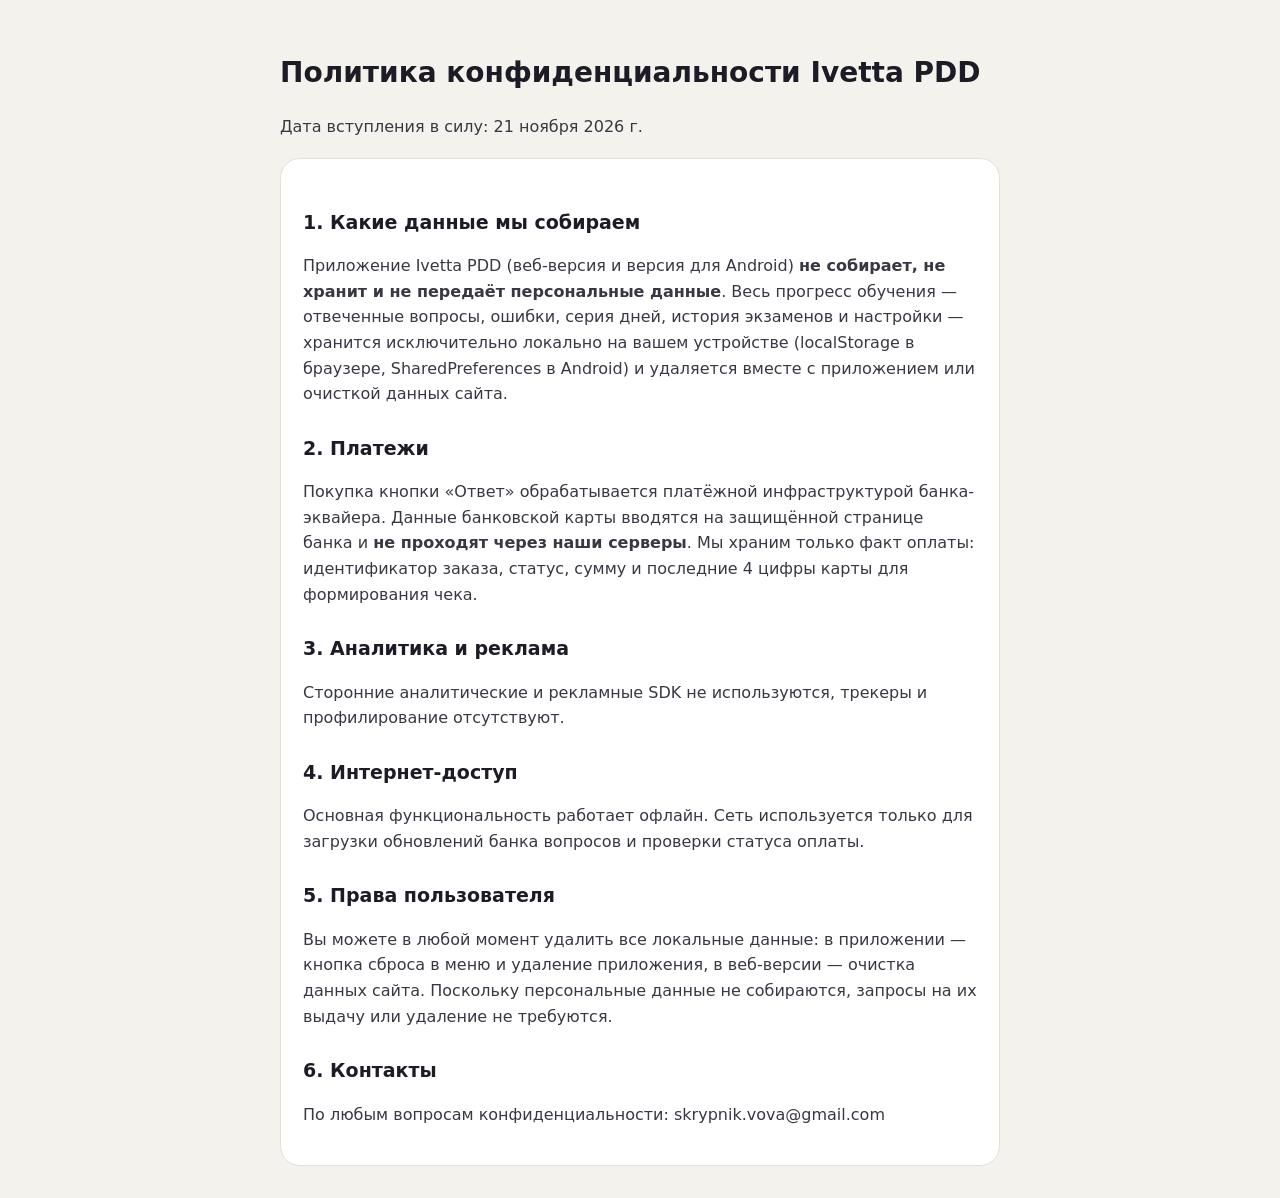
<file: privacy/index.html>
<!doctype html>
<html lang="ru">
<head>
<meta charset="utf-8">
<meta name="viewport" content="width=device-width, initial-scale=1">
<title>Ivetta PDD — политика конфиденциальности</title>
<style>body{font:16px/1.6 "Segoe UI",system-ui,sans-serif;margin:0;background:#F4F2EC;color:#1D1B26}.w{max-width:720px;margin:0 auto;padding:32px 20px}h1{font-size:28px}h2{font-size:19px;margin-top:26px}p,li{color:#3A3742}.card{background:#fff;border:1px solid #E4E0D5;border-radius:20px;padding:22px;margin-top:18px}</style>
</head>
<body>
<div class="w">
<h1>Политика конфиденциальности Ivetta PDD</h1>
<p>Дата вступления в силу: 21 ноября 2026 г.</p>
<div class="card">
<h2>1. Какие данные мы собираем</h2>
<p>Приложение Ivetta PDD (веб-версия и версия для Android) <b>не собирает, не хранит и не передаёт персональные данные</b>. Весь прогресс обучения — отвеченные вопросы, ошибки, серия дней, история экзаменов и настройки — хранится исключительно локально на вашем устройстве (localStorage в браузере, SharedPreferences в Android) и удаляется вместе с приложением или очисткой данных сайта.</p>
<h2>2. Платежи</h2>
<p>Покупка кнопки «Ответ» обрабатывается платёжной инфраструктурой банка-эквайера. Данные банковской карты вводятся на защищённой странице банка и <b>не проходят через наши серверы</b>. Мы храним только факт оплаты: идентификатор заказа, статус, сумму и последние 4 цифры карты для формирования чека.</p>
<h2>3. Аналитика и реклама</h2>
<p>Сторонние аналитические и рекламные SDK не используются, трекеры и профилирование отсутствуют.</p>
<h2>4. Интернет-доступ</h2>
<p>Основная функциональность работает офлайн. Сеть используется только для загрузки обновлений банка вопросов и проверки статуса оплаты.</p>
<h2>5. Права пользователя</h2>
<p>Вы можете в любой момент удалить все локальные данные: в приложении — кнопка сброса в меню и удаление приложения, в веб-версии — очистка данных сайта. Поскольку персональные данные не собираются, запросы на их выдачу или удаление не требуются.</p>
<h2>6. Контакты</h2>
<p>По любым вопросам конфиденциальности: skrypnik.vova@gmail.com</p>
</div>
</div>
</body>
</html>
</file>
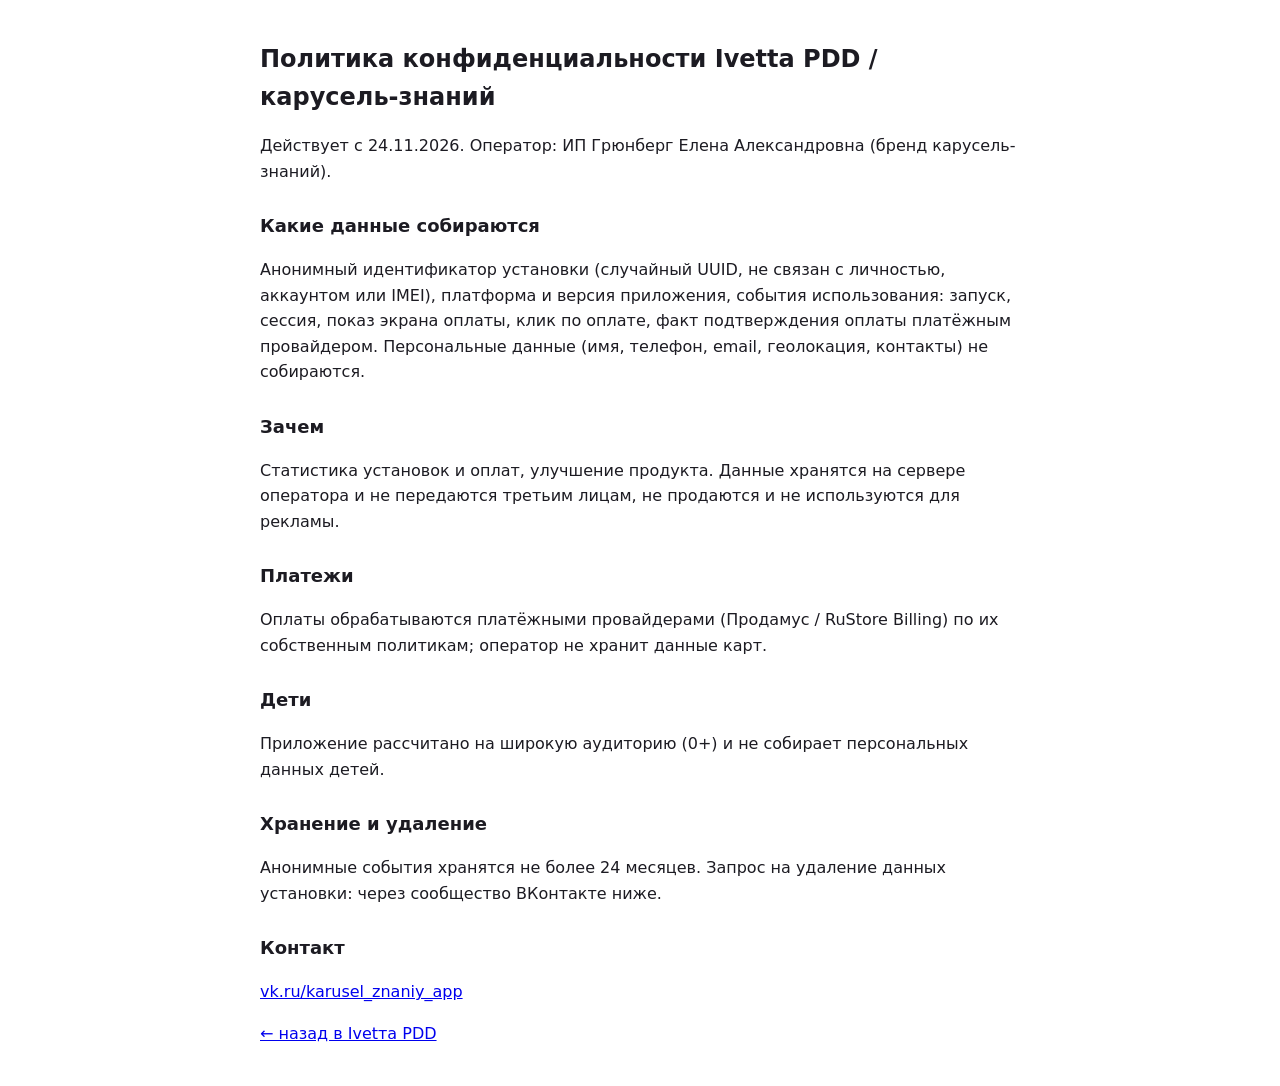
<file: privacy.html>
<!doctype html><html lang="ru"><head><meta charset="utf-8"><meta name="viewport" content="width=device-width,initial-scale=1"><title>Политика конфиденциальности — Ivetta PDD</title>
<style>body{font-family:system-ui,sans-serif;max-width:760px;margin:0 auto;padding:24px;line-height:1.6;color:#1c1b22}h1{font-size:24px}h2{font-size:18px;margin-top:28px}</style></head><body>
<h1>Политика конфиденциальности Ivetta PDD / карусель-знаний</h1>
<p>Действует с 24.11.2026. Оператор: ИП Грюнберг Елена Александровна (бренд карусель-знаний).</p>
<h2>Какие данные собираются</h2>
<p>Анонимный идентификатор установки (случайный UUID, не связан с личностью, аккаунтом или IMEI), платформа и версия приложения, события использования: запуск, сессия, показ экрана оплаты, клик по оплате, факт подтверждения оплаты платёжным провайдером. Персональные данные (имя, телефон, email, геолокация, контакты) не собираются.</p>
<h2>Зачем</h2>
<p>Статистика установок и оплат, улучшение продукта. Данные хранятся на сервере оператора и не передаются третьим лицам, не продаются и не используются для рекламы.</p>
<h2>Платежи</h2>
<p>Оплаты обрабатываются платёжными провайдерами (Продамус / RuStore Billing) по их собственным политикам; оператор не хранит данные карт.</p>
<h2>Дети</h2>
<p>Приложение рассчитано на широкую аудиторию (0+) и не собирает персональных данных детей.</p>
<h2>Хранение и удаление</h2>
<p>Анонимные события хранятся не более 24 месяцев. Запрос на удаление данных установки: через сообщество ВКонтакте ниже.</p>
<h2>Контакт</h2>
<p><a href="https://vk.ru/karusel_znaniy_app">vk.ru/karusel_znaniy_app</a></p>
<p><a href="./index.html">← назад в Ivetта PDD</a></p>
</body></html>
</file>
<file: style.css>
:root{
  --violet-600:#6D28D9;--violet-500:#8B5CF6;--blue-700:#2743C9;--blue-500:#3D5AFE;--blue-100:#E4E9FF;
  --danger:#D7263D;--danger-bg:#FDECEE;--success:#16A34A;--success-bg:#E9F7EE;--warn:#F59E0B;--warn-bg:#FFF6E5;
  --paper:#F4F2EC;--surface:#FFF;--surface-2:#FAF8F3;--line:#E4E0D5;--text:#1D1B26;--muted:#6B6875;--scrim:rgba(20,18,40,.55);
  --grad-brand:linear-gradient(135deg,var(--violet-500),var(--blue-500));--grad-ok:linear-gradient(135deg,#16A34A,#0EA5A5);
  --shadow-1:0 1px 2px rgba(29,27,38,.06),0 8px 24px rgba(29,27,38,.08);--shadow-2:0 12px 40px rgba(29,27,38,.18);
  --r-lg:20px;--r-md:14px;--r-sm:10px;--bar-h:64px;
}
*{margin:0;padding:0;box-sizing:border-box;-webkit-tap-highlight-color:transparent}
html{scrollbar-color:var(--violet-500) var(--paper);scrollbar-width:thin}
::-webkit-scrollbar{width:10px;height:10px}::-webkit-scrollbar-track{background:var(--paper)}
::-webkit-scrollbar-thumb{background:var(--grad-brand);border-radius:8px;border:2px solid var(--paper)}
body{font-family:-apple-system,BlinkMacSystemFont,"Segoe UI",Roboto,"Helvetica Neue",Arial,sans-serif;background:var(--paper);color:var(--text);min-height:100vh;overflow-x:clip;padding-top:calc(var(--bar-h) + env(safe-area-inset-top));padding-bottom:env(safe-area-inset-bottom)}
[hidden]{display:none!important}
button{font:inherit;color:inherit;background:none;border:none;cursor:pointer}
:focus-visible{outline:3px solid var(--blue-500);outline-offset:2px;border-radius:6px}
.bg{position:fixed;inset:0;z-index:-1;overflow:hidden}
.bg-glow{position:absolute;border-radius:50%;filter:blur(70px);opacity:.5;animation:drift 26s ease-in-out infinite alternate}
.g1{width:52vmax;height:52vmax;left:-18vmax;top:-22vmax;background:radial-gradient(circle,rgba(139,92,246,.3),transparent 65%)}
.g2{width:44vmax;height:44vmax;right:-16vmax;top:6vmax;background:radial-gradient(circle,rgba(61,90,254,.24),transparent 65%);animation-delay:-9s}
.g3{width:40vmax;height:40vmax;left:22vmax;bottom:-24vmax;background:radial-gradient(circle,rgba(245,158,11,.2),transparent 65%);animation-delay:-17s}
 @keyframes drift{from{transform:translate3d(0,0,0) scale(1)}to{transform:translate3d(6vmax,4vmax,0) scale(1.12)}}
.bg-grain{position:absolute;inset:0;opacity:.05;mix-blend-mode:multiply;background-image:url("data:image/svg+xml,%3Csvg xmlns='http://www.w3.org/2000/svg' width='140' height='140'%3E%3Cfilter id='n'%3E%3CfeTurbulence type='fractalNoise' baseFrequency='.9' numOctaves='2'/%3E%3C/filter%3E%3Crect width='140' height='140' filter='url(%23n)'/%3E%3C/svg%3E")}
.appbar{position:fixed;top:0;left:0;right:0;z-index:50;height:calc(var(--bar-h) + env(safe-area-inset-top));padding:env(safe-area-inset-top) 14px 0;display:flex;align-items:center;gap:12px;background:rgba(255,255,255,.86);backdrop-filter:blur(14px);-webkit-backdrop-filter:blur(14px);border-bottom:1px solid var(--line);animation:dropIn .5s cubic-bezier(.2,.9,.3,1) both;transition:background .3s}
 @keyframes dropIn{from{transform:translateY(-100%)}to{transform:translateY(0)}}
body[data-view="home"] .appbar{background:transparent;border-bottom-color:transparent;backdrop-filter:none;-webkit-backdrop-filter:none}
body[data-view="home"] .logo-word,body[data-view="home"] .switch-label{color:#fff;text-shadow:0 1px 8px rgba(0,0,0,.4)}
body[data-view="home"] .icon-btn{background:rgba(255,255,255,.16);border-color:rgba(255,255,255,.3);color:#fff}
.logo{display:flex;align-items:center;gap:8px;flex-shrink:0}
.logo-mark{width:34px;height:34px;border-radius:10px;box-shadow:0 4px 12px rgba(109,40,217,.35);transition:transform .25s}
.logo:active .logo-mark{transform:scale(.92) rotate(-4deg)}
.logo-word{font-weight:800;font-size:19px;letter-spacing:-.3px;display:flex;align-items:center;gap:6px}
.logo-chip{font-size:10px;font-weight:800;letter-spacing:.8px;color:#fff;background:var(--grad-brand);padding:3px 6px;border-radius:6px}
.appbar-mid{flex:1;min-width:0}
.appbar-titles{display:flex;justify-content:space-between;gap:8px;font-size:12.5px;font-weight:700;color:var(--muted);margin-bottom:5px}
#sectionTitle{color:var(--text);white-space:nowrap;overflow:hidden;text-overflow:ellipsis}
.progress-track{height:4px;border-radius:4px;background:var(--line);overflow:hidden}
#progressFill{height:100%;width:0;background:var(--grad-brand);border-radius:4px;transition:width .45s cubic-bezier(.2,.9,.3,1)}
.appbar-actions{display:flex;align-items:center;gap:10px;flex-shrink:0}
.icon-btn{width:38px;height:38px;border-radius:12px;display:grid;place-items:center;color:var(--violet-600);background:var(--surface-2);border:1px solid var(--line);transition:transform .15s,background .2s}
.icon-btn:active{transform:scale(.9)}.icon-btn svg{width:20px;height:20px}
.switch{display:flex;align-items:center;gap:7px;cursor:pointer;user-select:none;position:relative}
.switch input{position:absolute;opacity:0;width:0;height:0}
.switch .track{width:42px;height:24px;border-radius:24px;background:var(--line);position:relative;transition:background .25s;flex-shrink:0}
.switch .knob{position:absolute;top:3px;left:3px;width:18px;height:18px;border-radius:50%;background:#fff;box-shadow:0 2px 6px rgba(0,0,0,.25);transition:transform .25s cubic-bezier(.2,.9,.3,1.4)}
.switch input:checked + .track{background:var(--grad-ok)}
.switch input:checked + .track .knob{transform:translateX(18px)}
.switch-label{font-size:12.5px;font-weight:700;color:var(--muted)}
.switch.locked .track{background:var(--warn-bg);border:1px dashed var(--warn)}
.switch .lock{font-size:12px}
.switch.wide{padding:6px 2px}.switch.wide .switch-label{font-size:14px;color:var(--text)}
#stage{max-width:640px;margin:0 auto;padding:18px 14px 30px}
body[data-view="home"] #stage{max-width:none;padding:0}
.card{background:var(--surface);border:1px solid var(--line);border-radius:var(--r-lg);box-shadow:var(--shadow-1);padding:20px;position:relative;overflow:hidden;animation:riseIn .55s cubic-bezier(.2,.9,.3,1) both}
 @keyframes riseIn{from{opacity:0;transform:translateY(22px)}to{opacity:1;transform:translateY(0)}}
.q-top{display:flex;align-items:center;gap:12px;margin-bottom:14px}
.chip{font-size:11.5px;font-weight:800;letter-spacing:.6px;text-transform:uppercase;color:var(--blue-700);background:var(--blue-100);padding:5px 10px;border-radius:8px}
.lane{flex:1;height:3px;border-radius:3px;background:repeating-linear-gradient(90deg,var(--warn) 0 14px,transparent 14px 26px);opacity:.55}
#questionText{font-size:clamp(17px,4.6vw,21px);line-height:1.42;font-weight:750;letter-spacing:-.2px;margin-bottom:16px}
#imageWrap{margin:0 0 16px;border-radius:var(--r-md);overflow:hidden;border:1px solid var(--line);background:var(--surface-2);cursor:zoom-in;position:relative}
#imageWrap img{display:block;width:100%;max-height:320px;object-fit:contain;background:#fff}
#imageWrap figcaption{position:absolute;right:8px;bottom:8px;font-size:10.5px;font-weight:700;color:#fff;background:rgba(29,27,38,.6);padding:3px 8px;border-radius:6px}
#answers{display:flex;flex-direction:column;gap:10px}
.answer{display:flex;align-items:flex-start;gap:12px;text-align:left;width:100%;padding:14px;border-radius:var(--r-md);border:2px solid var(--line);background:var(--surface);font-size:15px;line-height:1.4;transition:transform .12s,border-color .2s,background .2s,box-shadow .2s;animation:riseIn .4s cubic-bezier(.2,.9,.3,1) both}
.answer:nth-child(2){animation-delay:.05s}.answer:nth-child(3){animation-delay:.1s}.answer:nth-child(4){animation-delay:.15s}
.answer .num{flex-shrink:0;width:26px;height:26px;border-radius:8px;display:grid;place-items:center;font-size:12.5px;font-weight:800;color:var(--blue-700);background:var(--blue-100)}
.answer:not(:disabled):hover{border-color:var(--violet-500);box-shadow:0 4px 14px rgba(109,40,217,.14)}
.answer:not(:disabled):active{transform:scale(.985)}
.answer:disabled{cursor:default}
.answer.reveal,.answer.correct{border-color:var(--success);background:var(--success-bg)}
.answer.reveal .num,.answer.correct .num{background:var(--success);color:#fff}
.answer.correct{animation:popOk .45s cubic-bezier(.2,.9,.3,1.4)}
 @keyframes popOk{0%{transform:scale(1)}40%{transform:scale(1.025)}100%{transform:scale(1)}}
.answer.wrong{border-color:var(--danger);background:var(--danger-bg);animation:shake .4s}
.answer.wrong .num{background:var(--danger);color:#fff}
 @keyframes shake{0%,100%{transform:translateX(0)}20%{transform:translateX(-7px)}40%{transform:translateX(6px)}60%{transform:translateX(-4px)}80%{transform:translateX(3px)}}
.auto-bar{position:absolute;left:0;bottom:0;height:3px;width:0;background:linear-gradient(90deg,var(--warn),var(--violet-500))}
.auto-bar.pending{animation:autoRun .9s linear forwards}
 @keyframes autoRun{from{width:0}to{width:100%}}
.navbar{display:flex;align-items:center;gap:10px;margin-top:16px}
.nav-hint{flex:1;text-align:center;font-size:10.5px;font-weight:700;letter-spacing:.4px;color:var(--muted);opacity:.75}
.nav-btn{flex:1;padding:15px 10px;border-radius:var(--r-md);font-size:15px;font-weight:800;background:var(--surface);border:2px solid var(--line);color:var(--text);transition:transform .12s,box-shadow .2s,opacity .2s}
.nav-btn:active:not(:disabled){transform:scale(.97)}
.nav-btn:disabled{opacity:.4;cursor:not-allowed}
.nav-btn.primary{background:var(--grad-brand);border-color:transparent;color:#fff;box-shadow:0 6px 18px rgba(109,40,217,.32)}
.nav-btn.ghost{background:transparent;border-color:var(--line);color:var(--muted)}
.nav-btn.big{padding:17px;font-size:16px}
.nav-btn.light{color:#fff;border-color:rgba(255,255,255,.5)}
.nav-btn.invite{animation:invite 1.6s ease-in-out infinite}
 @keyframes invite{0%,100%{box-shadow:0 6px 18px rgba(109,40,217,.32)}50%{box-shadow:0 6px 26px rgba(61,90,254,.65)}}
.home{position:fixed;inset:0;z-index:1;overflow:hidden}
.home-media,.home-media img,.home-fallback{position:absolute;inset:0;width:100%;height:100%;object-fit:cover}
.home-fallback{background:#2B3A8F}
.home-scrim{position:absolute;inset:0;background:linear-gradient(180deg,rgba(20,18,40,.5) 0%,rgba(20,18,40,0) 35%,rgba(20,18,40,.55) 72%,rgba(20,18,40,.88) 100%)}
.home-content{position:absolute;left:0;right:0;bottom:0;padding:24px 20px calc(26px + env(safe-area-inset-bottom));max-width:640px;margin:0 auto;display:flex;flex-direction:column;gap:14px;animation:riseIn .7s .15s cubic-bezier(.2,.9,.3,1) both}
.home-title{font-size:clamp(46px,13vw,76px);font-weight:900;letter-spacing:-2.5px;color:#fff;line-height:.95;text-shadow:0 4px 30px rgba(20,18,40,.55);margin-bottom:2px}
.home-title-chip{display:inline-block;background:var(--grad-brand);color:#fff;font-size:.42em;letter-spacing:1px;padding:.18em .5em;border-radius:.35em;vertical-align:.45em;box-shadow:0 6px 20px rgba(61,90,254,.45);filter:none}
.home-sub{color:rgba(255,255,255,.85);font-size:14.5px;line-height:1.5}
.home-row{display:flex;align-items:flex-end;justify-content:space-between;gap:14px}
.home-stats{display:flex;gap:22px}
.home-stats div{display:flex;flex-direction:column}
.home-stats b{font-size:24px;font-weight:900;color:#fff}
.home-stats small{font-size:11px;font-weight:700;color:rgba(255,255,255,.7);letter-spacing:.4px}
.home-chip{align-self:flex-end;margin-left:auto;max-width:46%;text-align:right;line-height:1.35;margin-bottom:6px;font-size:11.5px;font-weight:800;letter-spacing:.5px;color:#fff;background:rgba(255,255,255,.18);border:1px solid rgba(255,255,255,.35);backdrop-filter:blur(8px);padding:6px 12px;border-radius:999px}
.home-actions{display:flex;gap:10px}
.screen-card{padding:22px}
.screen-head{display:flex;align-items:center;justify-content:space-between;gap:10px;margin-bottom:14px}
.screen-head h2{font-size:21px;font-weight:850;letter-spacing:-.4px}
.range-toggle{display:flex;background:var(--surface-2);border:1px solid var(--line);border-radius:10px;padding:3px}
.range-btn{padding:6px 10px;border-radius:8px;font-size:12px;font-weight:800;color:var(--muted)}
.range-btn.active{background:var(--grad-brand);color:#fff}
.pg-today{display:grid;grid-template-columns:repeat(4,1fr);gap:8px;margin-bottom:16px}
.pg-cell{background:var(--surface-2);border:1px solid var(--line);border-radius:var(--r-md);padding:12px 8px;text-align:center;display:flex;flex-direction:column;gap:2px}
.pg-cell b{font-size:22px;font-weight:900}
.pg-cell small{font-size:10px;font-weight:700;color:var(--muted)}
.pg-cell.flame b{color:var(--warn)}
.pg-chart{margin-bottom:14px}
.chart{width:100%;height:auto;display:block}
.chart .bar{fill:var(--blue-100)}
.chart .bar.today{fill:url(#pgG)}
.chart .val{font-size:9px;font-weight:800;fill:var(--muted);text-anchor:middle}
.chart .wd{font-size:9px;font-weight:700;fill:var(--muted);text-anchor:middle}
.chart .wd.today{fill:var(--violet-600)}
.pg-totals{display:flex;flex-direction:column;gap:8px}
.pg-totals div{display:flex;justify-content:space-between;align-items:center;background:var(--surface-2);border:1px solid var(--line);border-radius:var(--r-sm);padding:10px 12px}
.pg-totals small{font-size:12.5px;font-weight:700;color:var(--muted)}
.pg-totals b{font-size:15px;font-weight:850}
.info-lead{font-size:14.5px;line-height:1.55;color:var(--muted);margin-bottom:14px}
.benefits{list-style:none;display:flex;flex-direction:column;gap:9px;margin-bottom:16px}
.benefits li{position:relative;padding:11px 12px 11px 34px;background:var(--success-bg);border:1px solid rgba(22,163,74,.25);border-radius:var(--r-sm);font-size:13.5px;line-height:1.45}
.benefits li::before{content:"✓";position:absolute;left:12px;top:11px;color:var(--success);font-weight:900}
.price-card{background:var(--grad-brand);border-radius:var(--r-md);padding:16px;color:#fff;margin-bottom:16px;box-shadow:0 8px 24px rgba(109,40,217,.3)}
.price-row{display:flex;align-items:baseline;gap:10px}
.price{font-size:34px;font-weight:900;letter-spacing:-1px}
.price-note{font-size:12px;font-weight:700;opacity:.85}
.trial-line{font-size:12.5px;line-height:1.5;margin-top:8px;opacity:.92}
.pay-head{display:flex;align-items:center;justify-content:space-between;margin-bottom:10px}
.pay-head b{font-size:15px;font-weight:850}
.test-badge{font-size:10px;font-weight:800;letter-spacing:.6px;text-transform:uppercase;color:var(--warn);background:var(--warn-bg);border:1px dashed var(--warn);padding:4px 8px;border-radius:8px}
.field{display:flex;flex-direction:column;gap:5px;margin-bottom:10px}
.field span{font-size:11.5px;font-weight:800;color:var(--muted);letter-spacing:.4px}
.field input{padding:13px 12px;border-radius:var(--r-sm);border:2px solid var(--line);background:var(--surface-2);font-size:16px;font-weight:600;letter-spacing:.5px;transition:border-color .2s}
.field input:focus{outline:none;border-color:var(--violet-500)}
.field .err{font-size:11px;font-weight:700;color:var(--danger);min-height:13px}
.field-row{display:grid;grid-template-columns:1fr 1fr;gap:10px}
.pay-error{background:var(--danger-bg);border:1px solid var(--danger);color:var(--danger);border-radius:var(--r-sm);padding:10px 12px;font-size:13px;font-weight:700;margin-bottom:10px}
#payBtn{width:100%;position:relative}
#payBtn.loading{color:transparent}
#payBtn.loading::after{content:"";position:absolute;left:50%;top:50%;width:20px;height:20px;margin:-10px 0 0 -10px;border:3px solid rgba(255,255,255,.4);border-top-color:#fff;border-radius:50%;animation:spin .7s linear infinite}
 @keyframes spin{to{transform:rotate(360deg)}}
.pay-hint{font-size:11px;color:var(--muted);margin-top:8px;line-height:1.5}
.link-btn{display:block;margin:10px auto 0;font-size:12.5px;font-weight:800;color:var(--blue-700);text-decoration:underline}
.receipt{background:var(--success-bg);border:2px solid var(--success);border-radius:var(--r-md);padding:18px;text-align:center;display:flex;flex-direction:column;gap:10px}
.rc-check{width:46px;height:46px;margin:0 auto;border-radius:50%;background:var(--grad-ok);color:#fff;font-size:24px;font-weight:900;display:grid;place-items:center;animation:popOk .6s}
.receipt b{font-size:16px;font-weight:850;color:var(--success)}
.rc-row{display:flex;justify-content:space-between;font-size:12.5px;color:var(--muted);gap:8px}
.rc-row code{font-weight:800;color:var(--text);letter-spacing:.5px}
.done-card{text-align:center;padding:34px 22px}
.done-badge{font-size:52px;margin-bottom:10px;animation:popOk .6s cubic-bezier(.2,.9,.3,1.5)}
.done-card h2{font-size:24px;font-weight:850;margin-bottom:8px;background:var(--grad-brand);-webkit-background-clip:text;background-clip:text;color:transparent}
.done-card p{color:var(--muted);font-size:14.5px;line-height:1.55;margin-bottom:20px}
.done-actions{display:flex;flex-direction:column;gap:10px}
.scrim{position:fixed;inset:0;z-index:90;background:var(--scrim);backdrop-filter:blur(6px);animation:fade .25s both}
 @keyframes fade{from{opacity:0}to{opacity:1}}
.sheet{position:fixed;z-index:100;left:0;right:0;bottom:0;max-height:82vh;overflow-y:auto;background:var(--surface);border-radius:24px 24px 0 0;box-shadow:var(--shadow-2);padding:18px 18px calc(18px + env(safe-area-inset-bottom));animation:sheetUp .38s cubic-bezier(.2,.9,.3,1) both}
 @keyframes sheetUp{from{transform:translateY(100%)}to{transform:translateY(0)}}
 @media(min-width:720px){.sheet{left:50%;right:auto;top:50%;bottom:auto;transform:translate(-50%,-50%);width:460px;border-radius:24px;animation:popIn .3s cubic-bezier(.2,.9,.3,1.2) both} @keyframes popIn{from{opacity:0;transform:translate(-50%,-46%) scale(.94)}to{opacity:1;transform:translate(-50%,-50%) scale(1)}}}
.sheet-head{display:flex;align-items:center;justify-content:space-between;margin-bottom:14px}
.sheet-head h2{font-size:19px;font-weight:850}
.icon-btn.close{color:var(--danger);background:var(--danger-bg);border-color:transparent;font-size:15px;font-weight:800}
.menu-list{display:flex;flex-direction:column;gap:10px}
.menu-item{display:flex;align-items:center;gap:12px;width:100%;text-align:left;padding:14px;border-radius:var(--r-md);border:2px solid var(--line);background:var(--surface-2);transition:border-color .2s,transform .12s,background .2s}
.menu-item:hover{border-color:var(--violet-500);background:#fff}
.menu-item:active{transform:scale(.98)}
.mi-ic{font-size:22px}
.mi-body{flex:1;min-width:0;display:flex;flex-direction:column;gap:2px}
.mi-body b{font-size:15.5px;font-weight:800}
.mi-body small{font-size:12px;color:var(--muted)}
.mi-badge{font-size:11px;font-weight:800;color:var(--violet-600);background:rgba(139,92,246,.14);padding:4px 8px;border-radius:8px;white-space:nowrap}
.mi-badge:empty{display:none}
.menu-divider{height:1px;background:repeating-linear-gradient(90deg,var(--line) 0 8px,transparent 8px 14px);margin:4px 0}
.sheet-settings{margin-top:16px;padding-top:14px;border-top:1px dashed var(--line);display:flex;flex-direction:column;gap:10px}
.danger-ghost{padding:12px;border-radius:var(--r-md);border:2px dashed var(--danger);color:var(--danger);font-size:13.5px;font-weight:800}
.danger-ghost:hover{background:var(--danger-bg)}
.sheet-foot{margin-top:14px;text-align:center;font-size:10.5px;font-weight:700;letter-spacing:.6px;color:var(--muted);opacity:.7}
.ticket-grid{display:grid;grid-template-columns:repeat(5,1fr);gap:8px}
 @media(min-width:720px){.ticket-grid{grid-template-columns:repeat(8,1fr)}}
.ticket-btn{position:relative;padding:13px 4px;border-radius:var(--r-sm);border:2px solid var(--line);background:var(--surface-2);font-size:15px;font-weight:800;transition:all .18s}
.ticket-btn:hover{border-color:var(--violet-500)}
.ticket-btn.started::after{content:"";position:absolute;top:5px;right:5px;width:6px;height:6px;border-radius:50%;background:var(--warn)}
.ticket-btn.done{border-color:var(--success);background:var(--success-bg);color:var(--success)}
.ticket-btn.done::after{content:"✓";position:absolute;top:2px;right:5px;font-size:10px;font-weight:900;color:var(--success)}
.ticket-btn.current{background:var(--grad-brand);border-color:transparent;color:#fff}
.topic-list{display:flex;flex-direction:column;gap:8px;max-height:52vh;overflow-y:auto;padding-right:4px}
.topic-btn{display:flex;align-items:center;gap:10px;width:100%;text-align:left;padding:13px 14px;border-radius:var(--r-md);border:2px solid var(--line);background:var(--surface-2);font-size:14px;font-weight:700;line-height:1.35}
.topic-btn:hover{border-color:var(--violet-500);background:#fff}
.topic-btn .mi-badge{margin-left:auto}
.lightbox{position:fixed;inset:0;z-index:120;background:rgba(15,13,30,.9);display:grid;place-items:center;padding:20px;cursor:zoom-out;animation:fade .2s both}
.lightbox img{max-width:100%;max-height:92vh;border-radius:var(--r-md);box-shadow:var(--shadow-2)}
#confetti{position:fixed;inset:0;width:100%;height:100%;z-index:130;pointer-events:none}
.toast{position:fixed;left:50%;bottom:calc(22px + env(safe-area-inset-bottom));transform:translate(-50%,20px);z-index:140;display:flex;align-items:center;gap:12px;max-width:92vw;background:var(--text);color:#fff;padding:12px 16px;border-radius:14px;box-shadow:var(--shadow-2);font-size:13.5px;font-weight:700;opacity:0;pointer-events:none;transition:opacity .25s,transform .25s}
.toast.show{opacity:1;transform:translate(-50%,0);pointer-events:auto}
.toast button{color:var(--warn);font-weight:800;font-size:13px;text-decoration:underline;white-space:nowrap}
.explain{margin-top:12px;border:2px solid var(--blue-700);background:var(--blue-100);border-radius:var(--r-md);padding:12px 14px;animation:riseIn .4s cubic-bezier(.2,.9,.3,1) both}
.explain-head{display:flex;align-items:center;gap:8px;margin-bottom:8px;color:var(--blue-700);font-size:13px;font-weight:850;letter-spacing:.3px}
.explain-ic{font-size:15px}
.explain-body{font-size:14px;line-height:1.48;color:var(--text)}
.explain-foot{margin-top:8px;font-size:11px;font-weight:700;color:var(--muted)}
#infoChip{color:var(--violet-600);background:rgba(139,92,246,.14);border-color:transparent;backdrop-filter:none;-webkit-backdrop-filter:none;align-self:center;margin-left:0;max-width:none;text-align:center}
 @media(prefers-reduced-motion:reduce){*,*::before,*::after{animation-duration:.01ms!important;transition-duration:.01ms!important}}
 @media(max-width:420px){.logo-word{display:none}.nav-hint{display:none}.switch-label{display:none}.pg-today{grid-template-columns:repeat(2,1fr)}.home-chip{max-width:52%}}
body[data-view="home"] .logo-word{display:none}
.home-hero{position:absolute;top:calc(var(--bar-h) + env(safe-area-inset-top) + 12px);left:0;right:0;padding:0 20px;max-width:640px;margin:0 auto;z-index:2;animation:riseIn .6s .1s cubic-bezier(.2,.9,.3,1) both}
.home-hero .home-title{font-size:clamp(40px,11vw,64px);margin-bottom:0}
body[data-view="home"] .logo-word{display:none}
.home-hero{position:absolute;top:calc(var(--bar-h) + env(safe-area-inset-top) + 14px);left:0;right:0;padding:0 20px;max-width:640px;margin:0 auto;z-index:3;pointer-events:none;animation:riseIn .6s .1s cubic-bezier(.2,.9,.3,1) both}
.home-hero .home-title{font-size:clamp(40px,11vw,64px);margin-bottom:0;text-shadow:0 2px 10px rgba(20,18,40,.85),0 6px 34px rgba(20,18,40,.6)}
.home-scrim{background:linear-gradient(180deg,rgba(20,18,40,.55) 0%,rgba(20,18,40,.12) 30%,rgba(20,18,40,0) 45%,rgba(20,18,40,.55) 72%,rgba(20,18,40,.9) 100%)}
body[data-view="home"]{--bar-h:84px}
body[data-view="home"] .appbar{align-items:center}
.home-hero{top:calc(env(safe-area-inset-top) + 10px);left:62px;right:150px;padding:0;max-width:none;margin:0;height:64px;display:flex;align-items:center}
.home-hero .home-title{font-size:clamp(20px,6.5vw,40px);letter-spacing:-1.5px;white-space:nowrap;margin-bottom:0}
.home-hero .home-title-chip{font-size:.5em;vertical-align:.18em;padding:.16em .45em}
 @media(max-width:420px){.home-hero{left:56px;right:132px}.home-hero .home-title{font-size:clamp(18px,5.6vw,26px)}}
body[data-view="home"] .appbar-mid{visibility:hidden}
.home-content{animation:homeIn .7s .15s cubic-bezier(.2,.9,.3,1) both}
.home-hero{animation:homeIn .6s .05s cubic-bezier(.2,.9,.3,1) both}
 @keyframes homeIn{from{opacity:1;transform:translateY(16px)}to{opacity:1;transform:translateY(0)}}
.cat-switch{display:flex;gap:6px;background:rgba(255,255,255,.14);border:1px solid rgba(255,255,255,.3);border-radius:999px;padding:4px;align-self:flex-start;backdrop-filter:blur(8px)}
.cat-switch button{padding:8px 18px;border-radius:999px;font-size:13px;font-weight:800;color:#fff;letter-spacing:.5px}
.cat-switch button.active{background:var(--grad-brand);box-shadow:0 4px 14px rgba(61,90,254,.4)}
.exam-hud{display:flex;align-items:center;gap:12px;margin-bottom:12px}
.exam-timer{font-variant-numeric:tabular-nums;font-weight:900;font-size:20px;color:var(--blue-700);background:var(--blue-100);padding:6px 12px;border-radius:10px}
.exam-timer.low{color:var(--danger);background:var(--danger-bg);animation:examPulse 1s ease-in-out infinite}
 @keyframes examPulse{0%,100%{transform:scale(1)}50%{transform:scale(1.06)}}
.exam-dots{display:flex;gap:6px}
.exam-dots i{width:12px;height:12px;border-radius:50%;border:2px solid var(--line)}
.exam-dots i.hit{background:var(--danger);border-color:var(--danger)}
.exam-left{margin-left:auto;font-size:12px;font-weight:800;color:var(--muted)}
.exam-entry{width:100%;margin-top:10px}
.ex-review{max-height:260px;overflow-y:auto;display:flex;flex-direction:column;gap:10px;margin:14px 0;text-align:left}
.ex-review-item{background:var(--surface-2);border:1px solid var(--line);border-radius:var(--r-sm);padding:12px}
.ex-review-item b{display:block;font-size:13.5px;margin-bottom:6px;line-height:1.4}
.ex-review-item .ok{color:var(--success);font-weight:800;font-size:13px}
.ex-review-item .tip{color:var(--muted);font-size:12.5px;margin-top:6px;line-height:1.5}
.exam-hud{position:fixed;top:calc(var(--bar-h) + env(safe-area-inset-top) + 8px);left:50%;transform:translateX(-50%);width:min(640px,calc(100% - 28px));z-index:40;display:flex;align-items:center;gap:12px;margin-bottom:0;background:var(--surface);border:1px solid var(--line);border-radius:var(--r-md);padding:10px 12px;box-shadow:var(--shadow-1)}
#quizView.exam-active{padding-top:74px}
.exam-hud{flex-wrap:wrap}
.exam-end{margin-left:8px;padding:6px 12px;border-radius:10px;border:2px solid var(--danger);color:var(--danger);font-size:12px;font-weight:800;background:var(--danger-bg)}
.exam-board{width:100%;display:grid;grid-template-columns:repeat(20,1fr);gap:4px;margin-top:8px}
.exam-board i{height:8px;border-radius:4px;background:var(--line)}
.exam-board i.ok{background:var(--success)}
.exam-board i.bad{background:var(--danger)}
.exam-board i.cur{background:var(--blue-500);animation:examPulse 1s ease-in-out infinite}
.exam-timer.critical{animation:examPulse .5s ease-in-out infinite}
#quizView.exam-active{padding-top:118px}
.pg-exam-list{display:flex;flex-direction:column;gap:6px;margin-top:8px}
.pg-exam-row{display:flex;justify-content:space-between;gap:8px;font-size:12px;font-weight:700;color:var(--muted);background:var(--surface-2);border:1px solid var(--line);border-radius:8px;padding:8px 10px}
.pg-exam-row .ok{color:var(--success)}
.pg-exam-row .bad{color:var(--danger)}
.home-content{max-height:calc(100% - var(--bar-h) - env(safe-area-inset-top) - 64px);overflow-y:auto;overscroll-behavior:contain}
.home-row{flex-wrap:wrap}
body[data-view="quiz"]{--bar-h:132px}
.appbar{display:block;background:var(--paper);border:0;padding:calc(8px + env(safe-area-inset-top)) 14px 0;backdrop-filter:none;-webkit-backdrop-filter:none;animation:none}
.appbar-main,.appbar-mid{max-width:612px;margin:0 auto}
.appbar-main{display:flex;align-items:center;gap:6px;min-height:46px}
.appbar-main .icon-btn{width:40px;height:40px;flex:0 0 40px}
.brand-wrap{flex:1;min-width:0;display:flex;justify-content:center}
.brand-chip{max-width:100%;overflow:hidden;text-overflow:ellipsis;white-space:nowrap;background:var(--violet-600);color:#fff;font-size:15px;font-weight:700;line-height:20px;padding:10px clamp(8px,4vw,20px);border-radius:40px}
.appbar .switch{min-height:46px;padding:4px 8px 4px 12px;border:1px solid var(--line);border-radius:40px;background:var(--surface-2)}
.appbar .switch-label,body[data-view="home"] .appbar .switch-label{display:inline;order:-1;color:#3A3742;text-shadow:none;font-size:13px}
.appbar .switch input:checked + .track{background:var(--success)}
.appbar .switch:focus-within{outline:2px solid var(--blue-500)}
.appbar-titles{align-items:center;margin:10px 0 6px;font-size:13px}
#catChip,#answeredChip{border-radius:40px;flex-shrink:0}
#catChip{padding-inline:12px}
.answered-row{display:flex}
#answeredChip{text-transform:none;letter-spacing:0;color:var(--muted);background:var(--surface-2);border:1px solid var(--line);padding-block:4px}
body[data-view="home"] .appbar{--bar-h:64px}
body[data-view="home"] .home-hero{display:none}
body[data-view="quiz"] #stage{padding-top:2px;padding-bottom:calc(94px + env(safe-area-inset-bottom))}
body[data-view="quiz"] .bg{display:none}
#card{padding:16px;box-shadow:none;animation:none}
.question-progress{flex:1;min-width:0;display:flex;gap:3px}
.question-progress i{flex:1;height:4px;border-radius:4px;background:var(--line)}
.question-progress .current{background:var(--blue-500)}
.question-progress .answered{background:var(--success)}
#questionText{font-size:18px;line-height:1.32;margin-bottom:12px}
#imageWrap{margin-bottom:12px;border:0;background:var(--surface)}
#imageWrap img{height:200px}
.answer{padding:12px;overflow-wrap:anywhere}
.answer .num{border-radius:50%}
.navbar{position:fixed;left:0;right:0;bottom:0;z-index:30;margin:0;padding:16px max(24px,calc((100% - 592px)/2)) calc(24px + env(safe-area-inset-bottom));background:var(--paper)}
.navbar .nav-btn{background:var(--violet-600);color:#fff;border:0;border-radius:40px;padding:10px;min-height:42px;box-shadow:none}
.navbar #prevBtn{flex:1 1 0}
.navbar #nextBtn{flex:2 1 0}
#autoBar{border-radius:0 0 var(--r-lg) var(--r-lg)}
.explain-body{overflow-wrap:anywhere;white-space:pre-line}
.explain-body strong{display:block;margin-bottom:14px;color:inherit;font-weight:400}
.exam-hud{position:static;transform:none;width:auto;margin:0 0 12px;box-shadow:none}
#quizView.exam-active{padding-top:0}
.exam-end{margin-left:auto}
</file>
